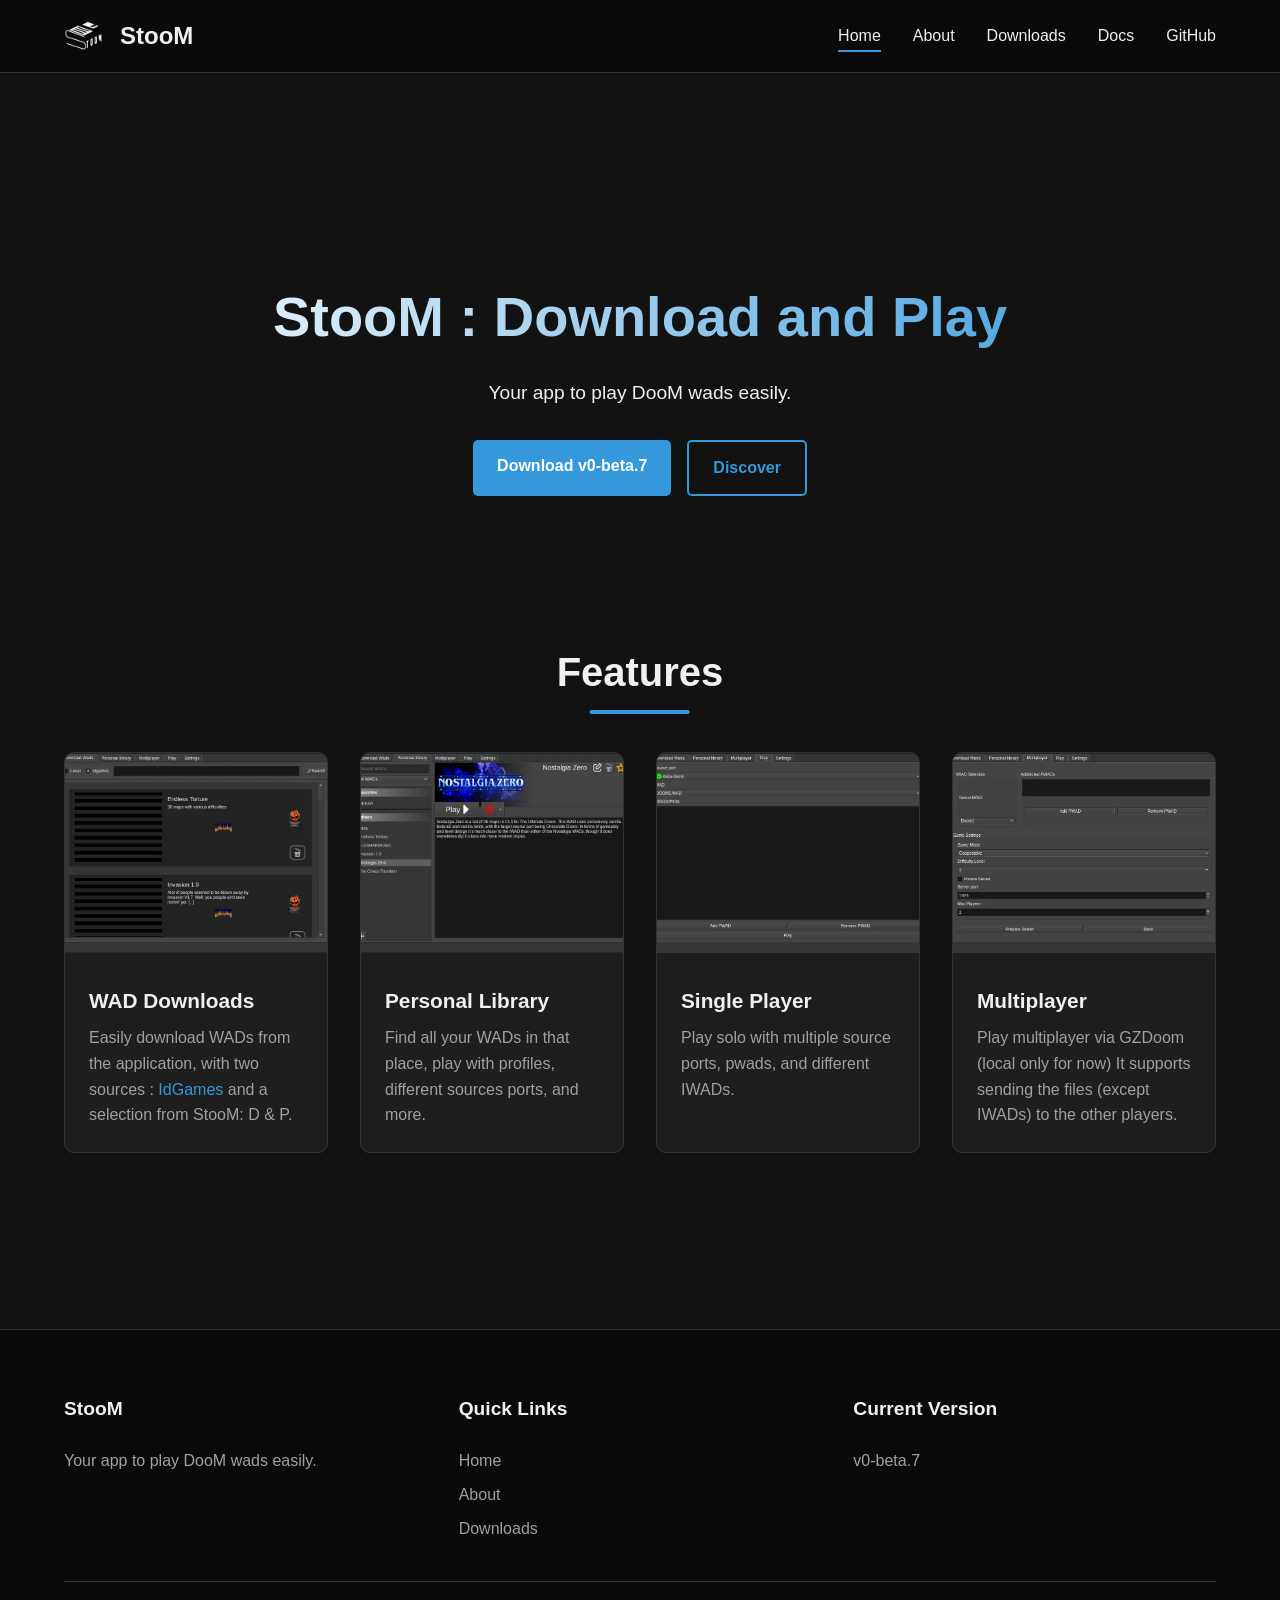
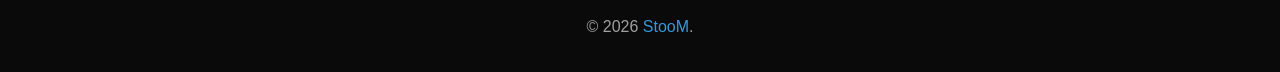
<file: index.html>
<!DOCTYPE html>
<html lang="fr">
<head>
    <meta charset="UTF-8">
    <meta name="viewport" content="width=device-width, initial-scale=1.0">
    <title>StooM - Download and Play</title>
    <link rel="stylesheet" href="css/styles.css">
    <link rel="icon" type="image/png" href="assets/icon.png">
    
    <meta property="og:title" content="StooM: Download and Play">
    <meta property="og:description" content="Your app to play DooM wads easily. Download WADs, manage them in your personal library, play solo or multiplayer.">
    <meta property="og:image" content="https://stoom-dp.github.io/assets/icon.png">
    <meta property="og:url" content="https://stoom-dp.github.io/">
    <meta property="og:type" content="website">
    <meta property="og:site_name" content="StooM">
</head>
<body>
    <div class="particles" id="particles"></div>
    <header>
        <nav>
            <div class="logo">
                <img src="assets/icon.png" alt="StooM Logo">
                <span>StooM</span>
            </div>
            <ul class="nav-links">
                <li><a href="/" class="active">Home</a></li>
                <li><a href="about">About</a></li>
                <li><a href="downloads">Downloads</a></li>
                <li><a href="/docs">Docs</a></li>
                <li><a href="https://github.com/StooM-DP/" target="_blank">GitHub</a></li>
            </ul>
            <div class="hamburger">
                <span></span>
                <span></span>
                <span></span>
                <span></span>
            </div>
        </nav>
    </header>

    <main>
        <section class="hero">
            <h1>StooM : Download and Play</h1>
            <p>Your app to play DooM wads easily.</p>
            <div class="cta-buttons">
                <a href="downloads" class="btn primary">Download v0-beta.7</a>
                <a href="#features" class="btn secondary">Discover</a>
            </div>
        </section>

        <section id="features" class="features">
            <h2>Features</h2>
            <div class="feature-grid">
                <div class="feature-card">
                    <img src="assets/pictures/download-wad.webp" alt="Download WADs">
                    <h3>WAD Downloads</h3>
                    <p>Easily download WADs from the application, with two sources : <a href="https://www.doomworld.com/idgames/">IdGames</a> and a selection from StooM: D & P. </p>
                </div>
                <div class="feature-card">
                    <img src="assets/pictures/personal-library.webp" alt="Personal Library">
                    <h3>Personal Library</h3>
                    <p>Find all your WADs in that place, play with profiles, different sources ports, and more.</p>
                </div>
                <div class="feature-card">
                    <img src="assets/pictures/play.webp" alt="Play">
                    <h3>Single Player</h3>
                    <p>Play solo with multiple source ports, pwads, and different IWADs.</p>
                </div>
                <div class="feature-card">
                    <img src="assets/pictures/host-game.webp" alt="Multiplayer">
                    <h3>Multiplayer</h3>
                    <p>Play multiplayer via GZDoom (local only for now) It supports sending the files (except IWADs) to the other players.</p>
                </div>
            </div>
        </section>
    </main>

    <div id="footer-placeholder"></div>

    <script src="javascript/footer.js"></script>
    <script src="javascript/main.js"></script>
</body>
</html>
</file>
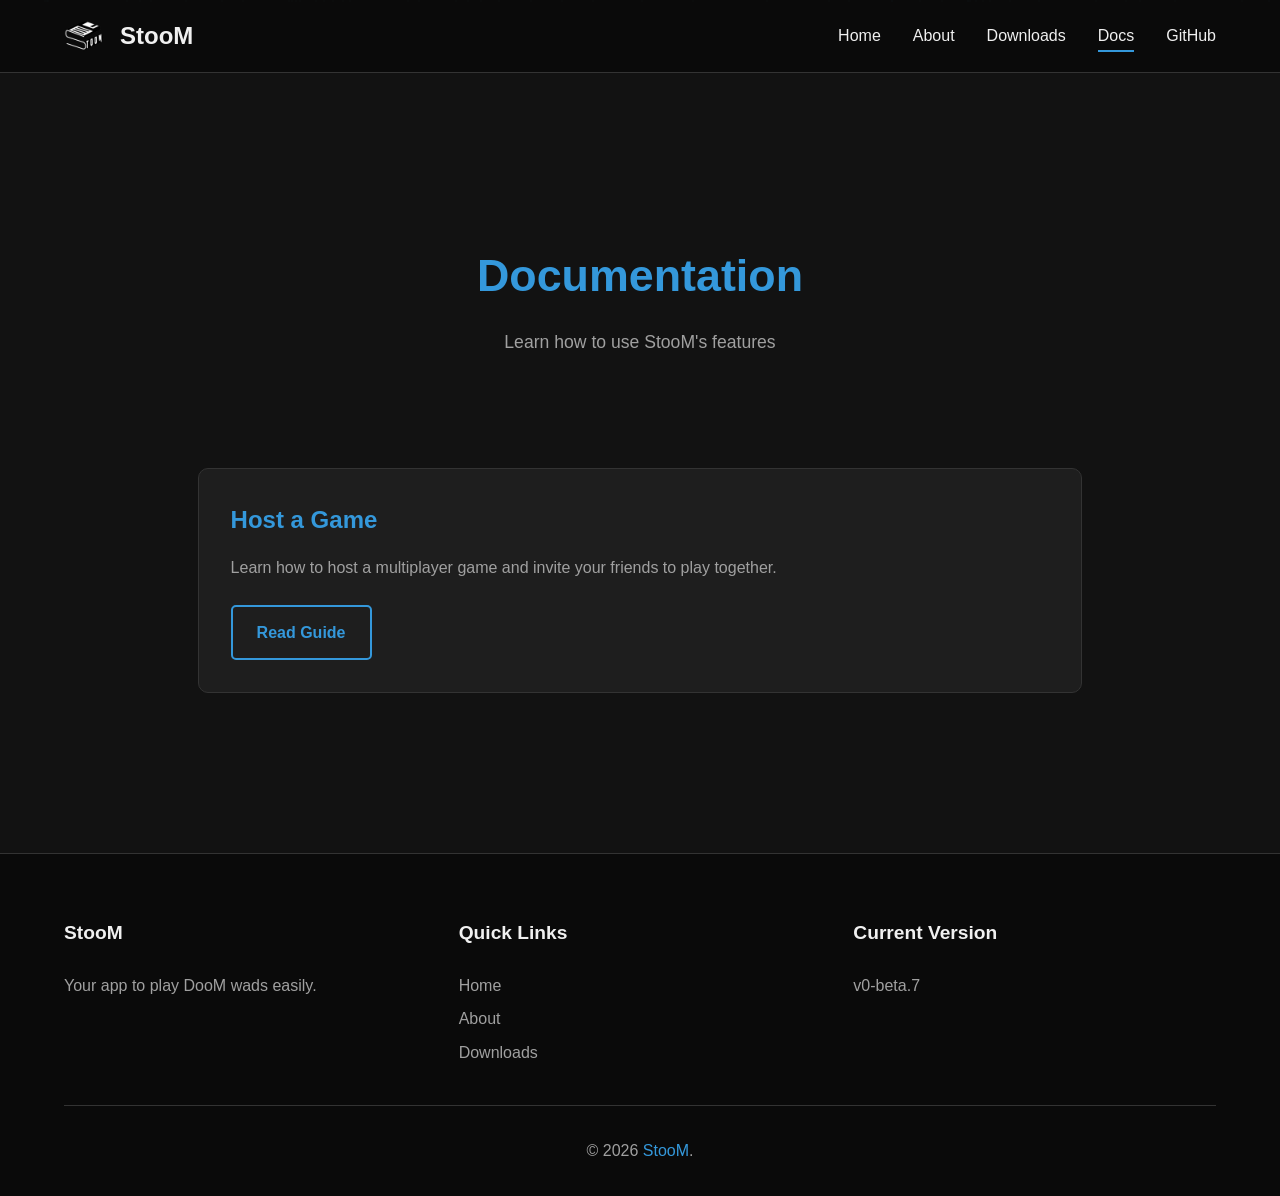
<file: docs/index.html>
<!DOCTYPE html>
<html lang="en">
<head>
    <meta charset="UTF-8">
    <meta name="viewport" content="width=device-width, initial-scale=1.0">
    <title>StooM - Documentation</title>
    <link rel="stylesheet" href="../css/styles.css">
    <link rel="stylesheet" href="../css/docs.css">
    <link rel="icon" type="image/png" href="../assets/icon.png">
    
    <meta property="og:title" content="StooM: Documentation">
    <meta property="og:description" content="Learn how to use StooM's features.">
    <meta property="og:image" content="https://stoom-dp.github.io/assets/icon.png">
    <meta property="og:url" content="https://stoom-dp.github.io/docs">
    <meta property="og:type" content="website">
    <meta property="og:site_name" content="StooM">
</head>
<body>
    <div class="particles" id="particles"></div>
    <header>
        <nav>
            <div class="logo">
                <img src="../assets/icon.png" alt="StooM Logo">
                <span>StooM</span>
            </div>
            <ul class="nav-links">
                <li><a href="/">Home</a></li>
                <li><a href="../about">About</a></li>
                <li><a href="../downloads">Downloads</a></li>
                <li><a href="/docs" class="active">Docs</a></li>
                <li><a href="https://github.com/StooM-DP/" target="_blank">GitHub</a></li>
            </ul>
            <div class="hamburger">
                <span></span>
                <span></span>
                <span></span>
                <span></span>
            </div>
        </nav>
    </header>

    <main>
        <section class="docs-header">
            <h1>Documentation</h1>
            <p>Learn how to use StooM's features</p>
        </section>

        <section class="docs-topics">
            <div class="topic-card">
                <h2>Host a Game</h2>
                <p>Learn how to host a multiplayer game and invite your friends to play together.</p>
                <a href="host-game" class="btn secondary">Read Guide</a>
            </div>
        </section>
    </main>

    <div id="footer-placeholder"></div>

    <script src="../javascript/footer.js"></script>
    <script src="../javascript/main.js"></script>
</body>
</html>
</file>
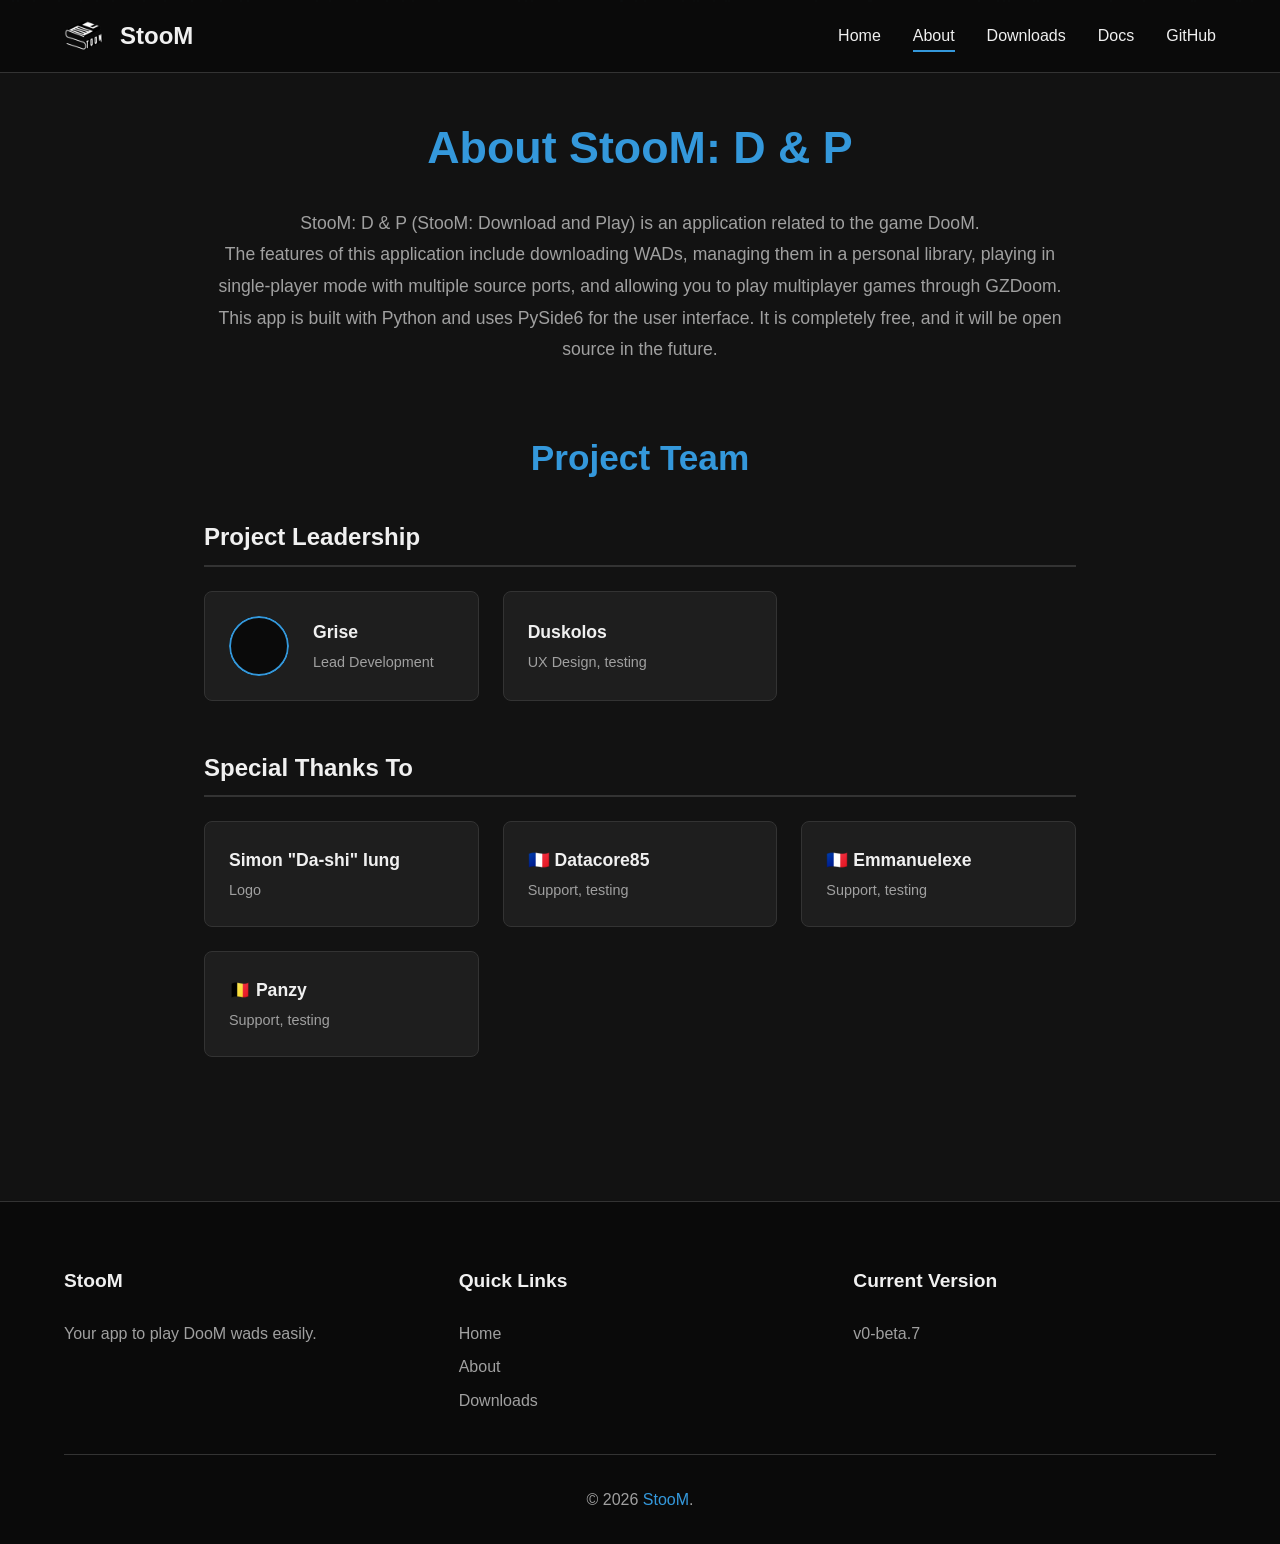
<file: about.html>
<!DOCTYPE html>
<html lang="en">
<head>
    <meta charset="UTF-8">
    <meta name="viewport" content="width=device-width, initial-scale=1.0">
    <title>About - StooM</title>
    <link rel="stylesheet" href="css/styles.css">
    <link rel="icon" type="image/png" href="assets/icon.png">
    
    <meta property="og:title" content="About - StooM">
    <meta property="og:description" content="Learn more about StooM: Download and Play, and see who's behind it.">
    <meta property="og:image" content="https://stoom-dp.github.io/assets/icon.png">
    <meta property="og:url" content="https://stoom-dp.github.io/about">
    <meta property="og:type" content="website">
    <meta property="og:site_name" content="StooM">
</head>
<body>
    <div class="particles" id="particles"></div>
    <header>
        <nav>
            <div class="logo">
                <img src="assets/icon.png" alt="StooM Logo">
                <span>StooM</span>
            </div>
            <ul class="nav-links">
                <li><a href="/">Home</a></li>
                <li><a href="about" class="active">About</a></li>
                <li><a href="downloads">Downloads</a></li>
                <li><a href="/docs">Docs</a></li>
                <li><a href="https://github.com/StooM-DP/" target="_blank">GitHub</a></li>
            </ul>
            <div class="hamburger">
                <span></span>
                <span></span>
                <span></span>
                <span></span>
            </div>
        </nav>
    </header>

    <main class="about-page">
        <section class="about-intro">
            <h1>About StooM: D & P</h1>
            <p>StooM: D & P (StooM: Download and Play) is an application related to the game DooM.</p>
            <p>The features of this application include downloading WADs, managing them in a personal library, playing in single-player mode with multiple source ports, and allowing you to play multiplayer games through GZDoom.
This app is built with Python and uses PySide6 for the user interface. It is completely free, and it will be open source in the future.</p>
        </section>

        <section class="team">
            <h2>Project Team</h2>
            
            <div class="team-section">
                <h3>Project Leadership</h3>
                <div class="team-grid">
                    <div class="team-member">
                        <div class="member-avatar">
                            <span class="flag" style="background-image: url('https://avatars.githubusercontent.com/u/148749571?v=4');"></span>
                        </div>
                        <div class="member-info">
                            <h4>Grise</h4>
                            <p>Lead Development</p>
                        </div>
                    </div>
                    <div class="team-member">
                        <div class="member-info">
                            <h4>Duskolos</h4>
                            <p>UX Design, testing</p>
                        </div>
                    </div>
                </div>
            </div>

            <div class="team-section">
                <h3>Special Thanks To</h3>
                <div class="team-grid">
                    <div class="team-member">
                        <div class="member-info">
                            <h4>Simon "Da-shi" Iung</h4>
                            <p>Logo</p>
                        </div>
                    </div>
                    <div class="team-member">
                        <div class="member-info">
                            <h4>🇫🇷 Datacore85</h4>
                            <p>Support, testing</p>
                        </div>
                    </div>
                    <div class="team-member">
                        <div class="member-info">
                            <h4>🇫🇷 Emmanuelexe</h4>
                            <p>Support, testing</p>
                        </div>
                    </div>
                    <div class="team-member">
                        <div class="member-info">
                            <h4>🇧🇪 Panzy</h4>
                            <p>Support, testing</p>
                        </div>
                    </div>
                </div>
            </div>
        </section>
    </main>

    <div id="footer-placeholder"></div>

    <script src="javascript/footer.js"></script>
    <script src="javascript/main.js"></script>
</body>
</html>
</file>
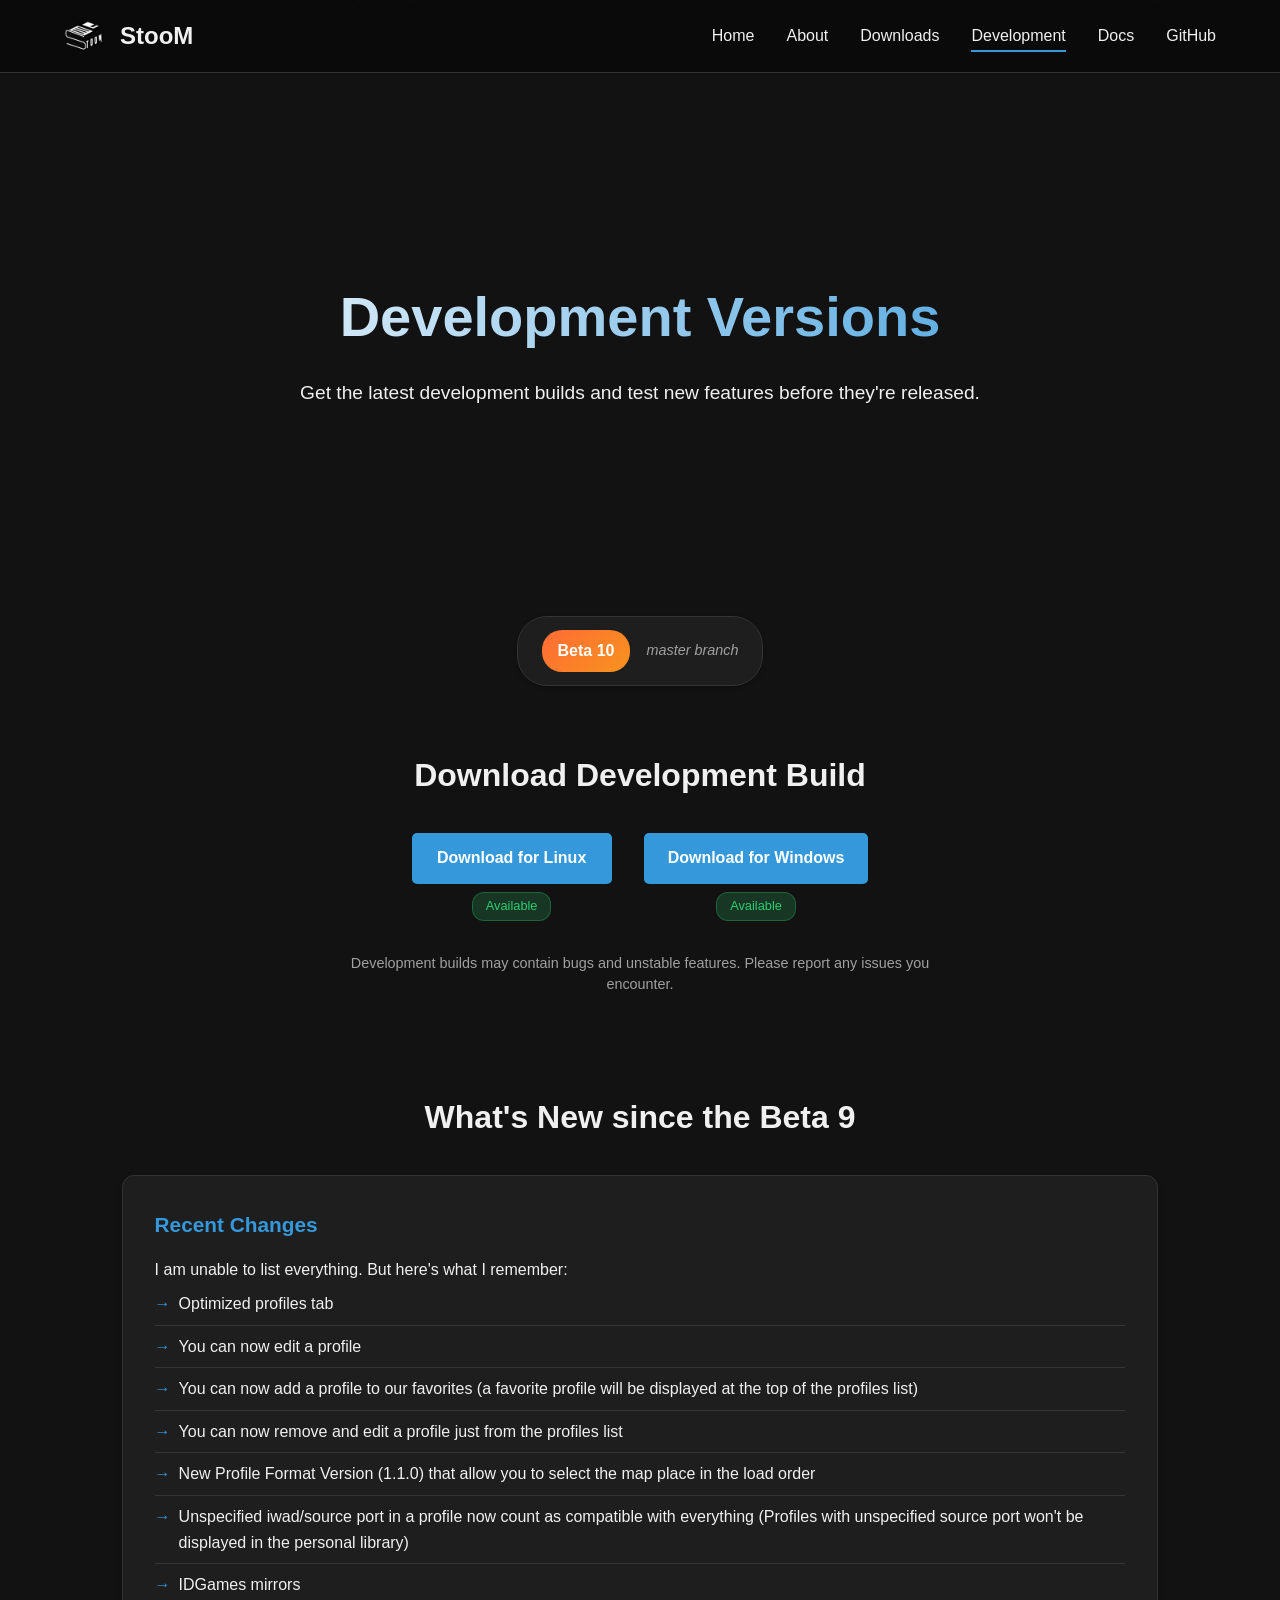
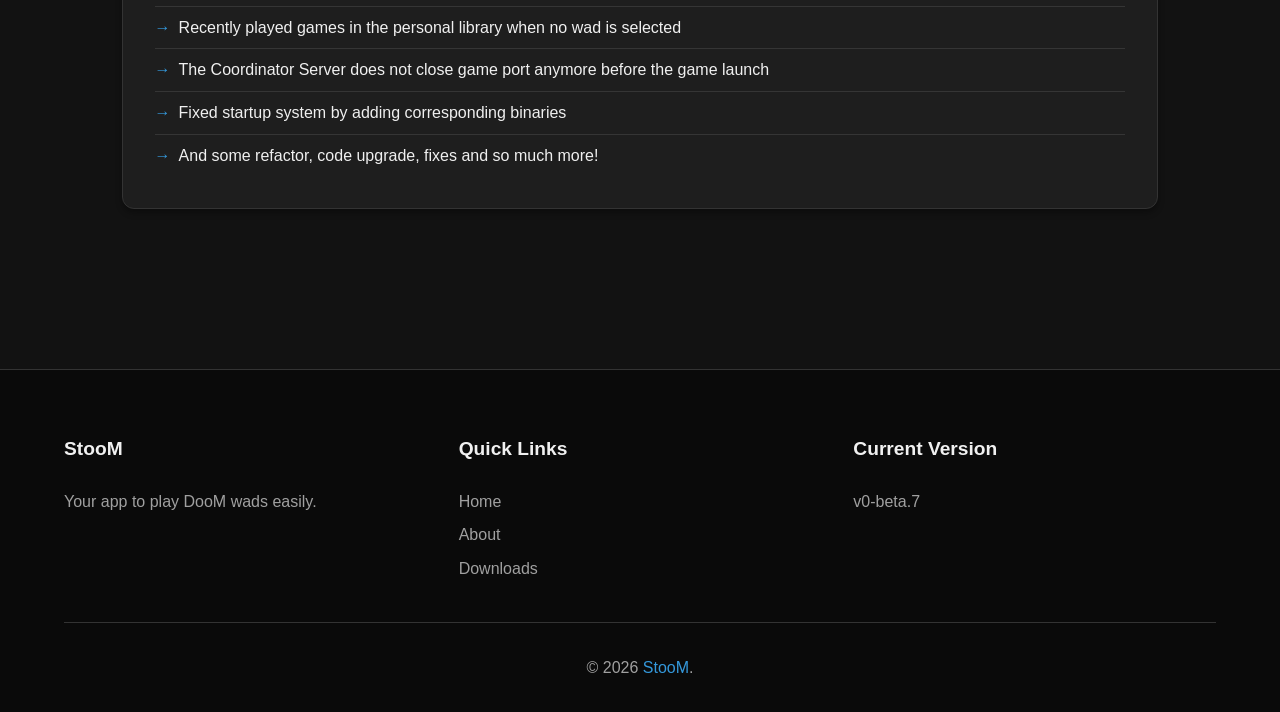
<file: development.html>
<!DOCTYPE html>
<html lang="fr">
<head>
    <meta charset="UTF-8">
    <meta name="viewport" content="width=device-width, initial-scale=1.0">
    <title>StooM - Development Versions</title>
    <link rel="stylesheet" href="css/styles.css">
    <link rel="icon" type="image/png" href="assets/icon.png">
    
    <meta property="og:title" content="StooM - Development Versions">
    <meta property="og:description" content="Get the latest development builds of StooM. Download the Beta 10 and test new features before release.">
    <meta property="og:image" content="https://stoom-dp.github.io/assets/icon.png">
    <meta property="og:url" content="https://stoom-dp.github.io/development">
    <meta property="og:type" content="website">
    <meta property="og:site_name" content="StooM">
</head>
<body>
    <div class="particles" id="particles"></div>
    <header>
        <nav>
            <div class="logo">
                <img src="assets/icon.png" alt="StooM Logo">
                <span>StooM</span>
            </div>
            <ul class="nav-links">
                <li><a href="/">Home</a></li>
                <li><a href="about">About</a></li>
                <li><a href="downloads">Downloads</a></li>
                <li><a href="development" class="active">Development</a></li>
                <li><a href="/docs">Docs</a></li>
                <li><a href="https://github.com/StooM-DP/" target="_blank">GitHub</a></li>
            </ul>
            <div class="hamburger">
                <span></span>
                <span></span>
                <span></span>
                <span></span>
            </div>
        </nav>
    </header>

    <main>
        <section class="hero">
            <h1>Development Versions</h1>
            <p>Get the latest development builds and test new features before they're released.</p>
        </section>

        <section class="development-info">
            <div class="version-display">
                <span class="version-badge">Beta 10</span>
                <span class="branch-info">master branch</span>
            </div>
        </section>

        <section class="downloads-section">
            <h2>Download Development Build</h2>
            <div class="download-buttons">
                <div class="download-card">
                    <a href="https://github.com/StooM-DP/Packages/releases/download/Beta10/StooMLinux-vBeta10.zip" class="btn primary download-btn" data-platform="linux">
                        <span class="platform-text">Download for Linux</span>
                    </a>
                    <span class="availability available">Available</span>
                </div>
                <div class="download-card">
                    <a href="https://github.com/StooM-DP/Packages/releases/download/Beta10/StooMWindows-vBeta10.zip" class="btn primary download-btn" data-platform="windows">
                        <span class="platform-text">Download for Windows</span>
                    </a>
                    <span class="availability available">Available</span>
                </div>
            </div>
            <p class="download-note">
                Development builds may contain bugs and unstable features. 
                Please report any issues you encounter.
            </p>
        </section>

        <section class="whats-new">
            <h2>What's New since the Beta 9</h2>
            <div class="changes-list">
                <div class="change-item">
                    <h3>Recent Changes</h3>
                    <p>I am unable to list everything. But here's what I remember:</p>
                    <ul>
                        <li>Optimized profiles tab</li>
                        <li>You can now edit a profile</li>
                        <li>You can now add a profile to our favorites (a favorite profile will be displayed at the top of the profiles list)</li>
                        <li>You can now remove and edit a profile just from the profiles list</li>
                        <li>New Profile Format Version (1.1.0) that allow you to select the map place in the load order</li>
                        <li>Unspecified iwad/source port in a profile now count as compatible with everything (Profiles with unspecified source port won't be displayed in the personal library)</li>
                        <li>IDGames mirrors</li>
                        <li>Recently played games in the personal library when no wad is selected</li>
                        <li>The Coordinator Server does not close game port anymore before the game launch</li>
                        <li>Fixed startup system by adding corresponding binaries</li>
                        <li>And some refactor, code upgrade, fixes and so much more!</li>
                    </ul>
                    </ul>
                </div>
            </div>
        </section>
    </main>

    <div id="footer-placeholder"></div>

    <script src="javascript/footer.js"></script>
    <script src="javascript/main.js"></script>
</body>
</html>
</file>
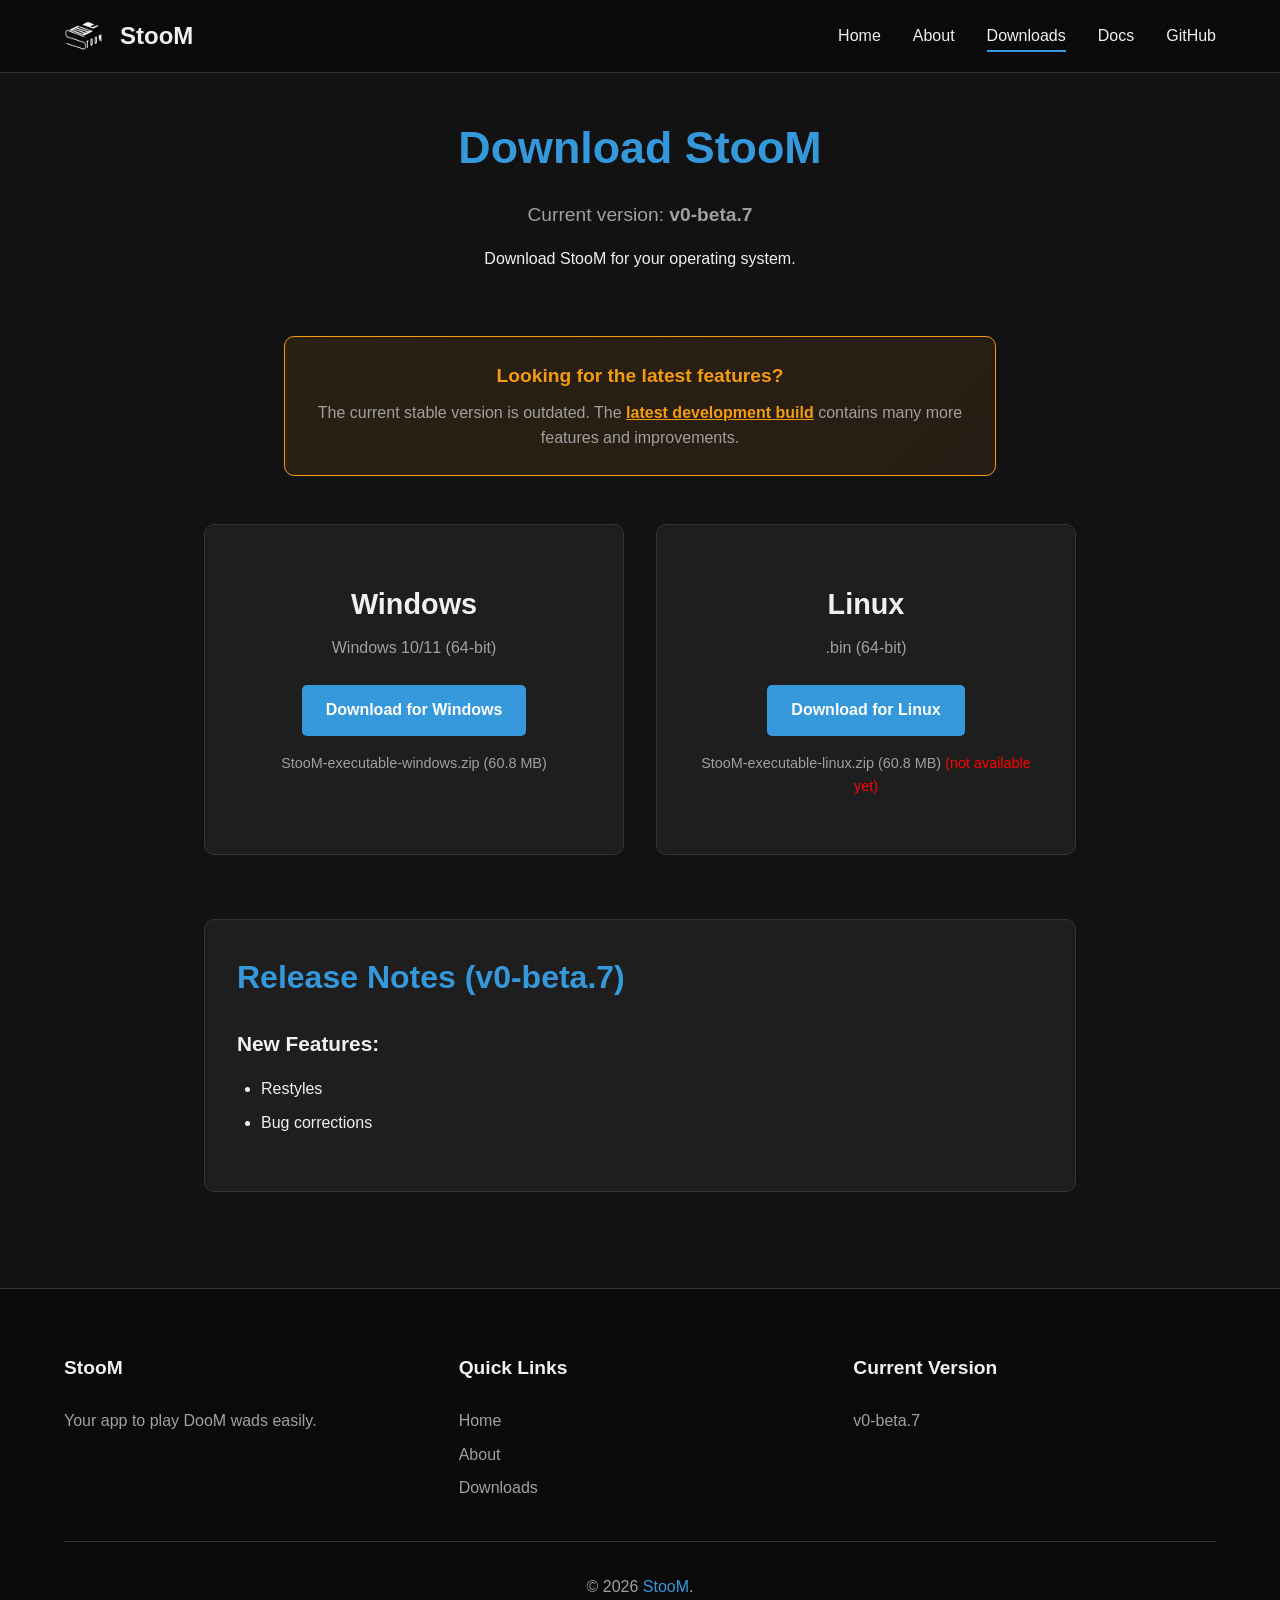
<file: downloads.html>
<!DOCTYPE html>
<html lang="en">
<head>
    <meta charset="UTF-8">
    <meta name="viewport" content="width=device-width, initial-scale=1.0">
    <title>Downloads - StooM</title>
    <link rel="stylesheet" href="css/styles.css">
    <link rel="icon" type="image/png" href="assets/icon.png">
    
    <meta property="og:title" content="StooM - Downloads">
    <meta property="og:description" content="Download the last version of StooM for Windows and Linux, and see what's new!">
    <meta property="og:image" content="https://stoom-dp.github.io/assets/icon.png">
    <meta property="og:url" content="https://stoom-dp.github.io/downloads">
    <meta property="og:type" content="website">
    <meta property="og:site_name" content="StooM">
</head>
<body>
    <div class="particles" id="particles"></div>
    <header>
        <nav>
            <div class="logo">
                <img src="assets/icon.png" alt="StooM Logo">
                <span>StooM</span>
            </div>
            <ul class="nav-links">
                <li><a href="/">Home</a></li>
                <li><a href="about">About</a></li>
                <li><a href="downloads" class="active">Downloads</a></li>
                <li><a href="/docs">Docs</a></li>
                <li><a href="https://github.com/StooM-DP/" target="_blank">GitHub</a></li>
            </ul>
            <div class="hamburger">
                <span></span>
                <span></span>
                <span></span>
                <span></span>
            </div>
        </nav>
    </header>

    <main class="downloads-page">
        <section class="downloads-header">
            <h1>Download StooM</h1>
            <p class="version">Current version: <strong>v0-beta.7</strong></p>
            <p>Download StooM for your operating system.</p>
        </section>

        <section class="development-notice">
            <div class="notice-box warning">
                <h3>Looking for the latest features?</h3>
                <p>The current stable version is outdated. The <a href="development">latest development build</a> contains many more features and improvements.</p>
            </div>
        </section>

        <section class="download-options">
            <div class="platform-card">
                <div class="platform-icon">
                    <i class="fab fa-windows"></i>
                </div>
                <h3>Windows</h3>
                <p>Windows 10/11 (64-bit)</p>
                <a href="https://github.com/StooM-DP/Packages/releases/download/Beta7/StooM-executable-windows.zip" class="btn primary">Download for Windows</a>
                <p class="file-info">StooM-executable-windows.zip (60.8 MB)</p>
            </div>

            <div class="platform-card">
                <div class="platform-icon">
                    <i class="fab fa-linux"></i>
                </div>
                <h3>Linux</h3>
                <p>.bin (64-bit)</p>
                <a href="https://github.com/StooM-DP/Packages/releases/download/Beta7/StooM-executable-linux.zip" class="btn primary">Download for Linux</a>
                <p class="file-info">StooM-executable-linux.zip (60.8 MB) <span style="color:red">(not available yet)</span></p>
            </div>
        </section>

        <section class="changelog">
            <h2>Release Notes (v0-beta.7)</h2>
            <div class="changelog-content">
                <h3>New Features:</h3>
                <ul>
                    <li>Restyles</li>
                    <li>Bug corrections</li>
                </ul>
            </div>
        </section>
    </main>

    <div id="footer-placeholder"></div>

    <script src="javascript/footer.js"></script>
    <script src="javascript/main.js"></script>
</body>
</html>
</file>
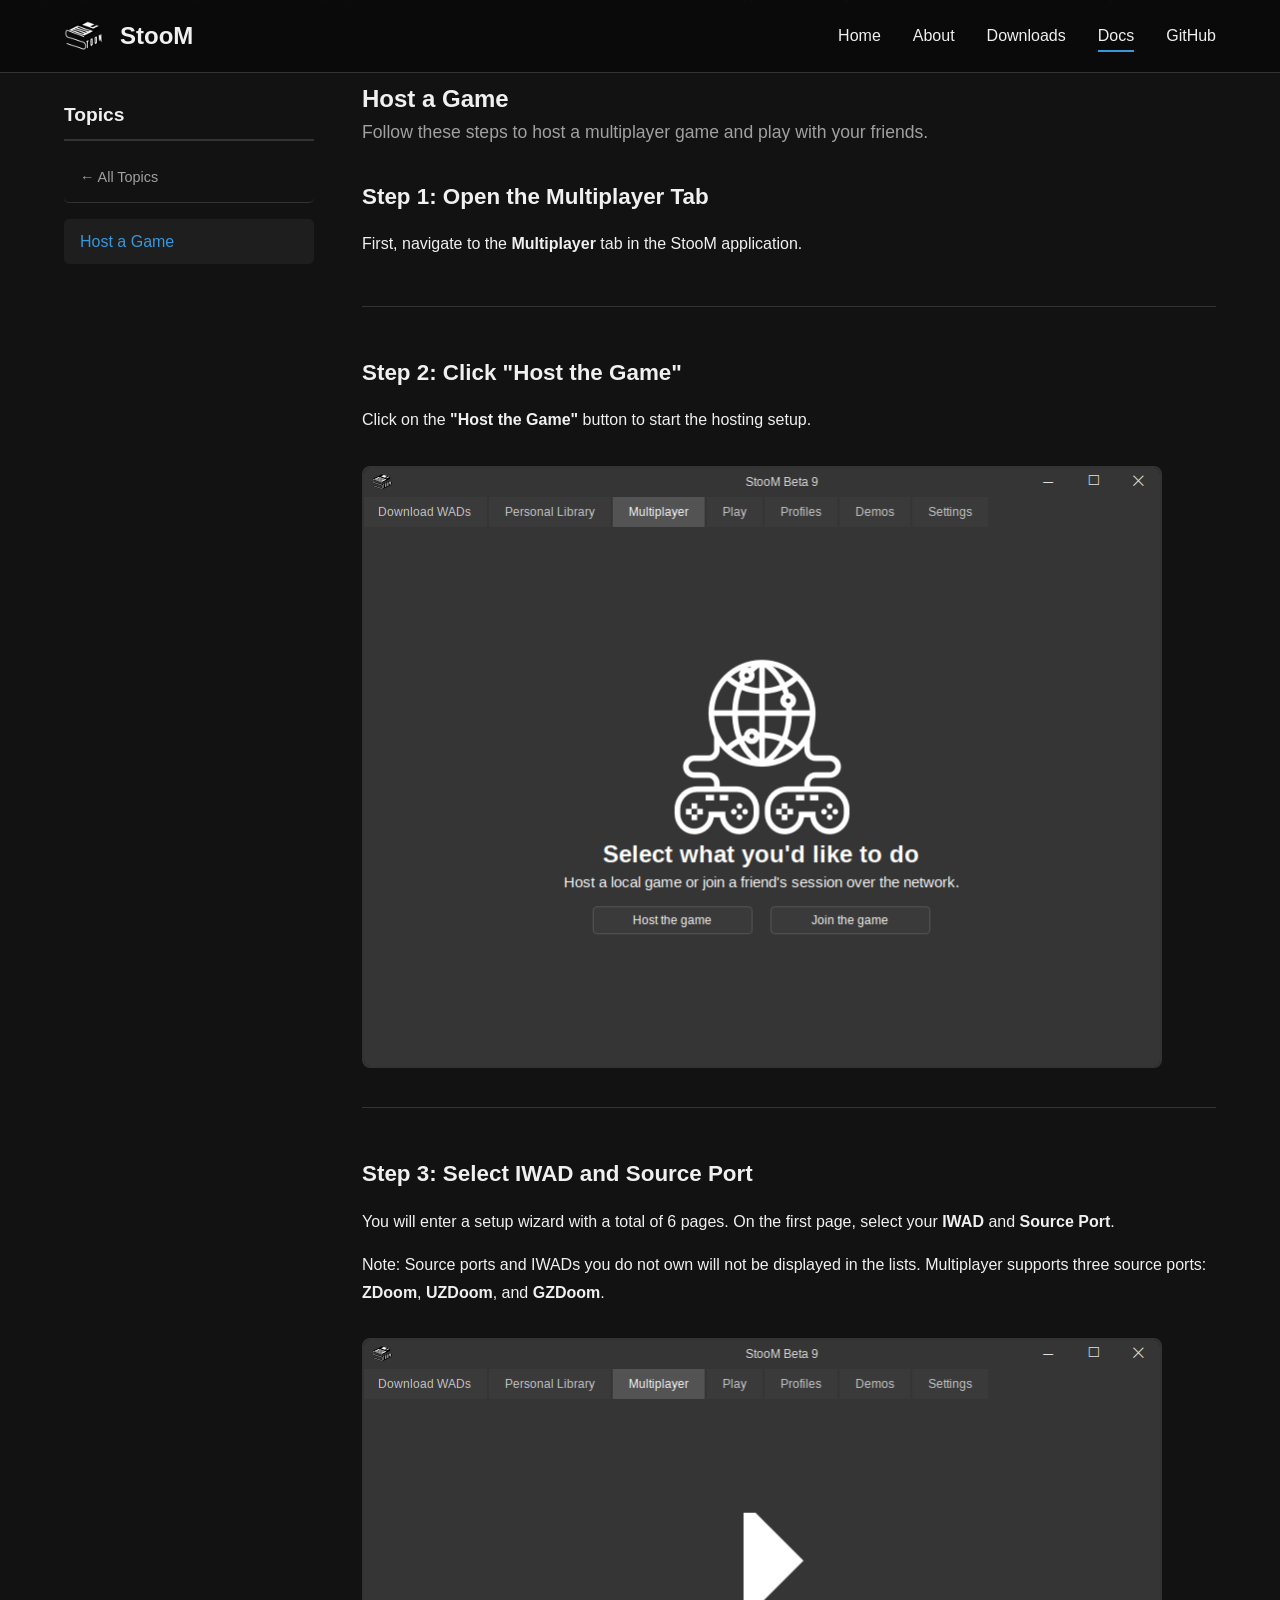
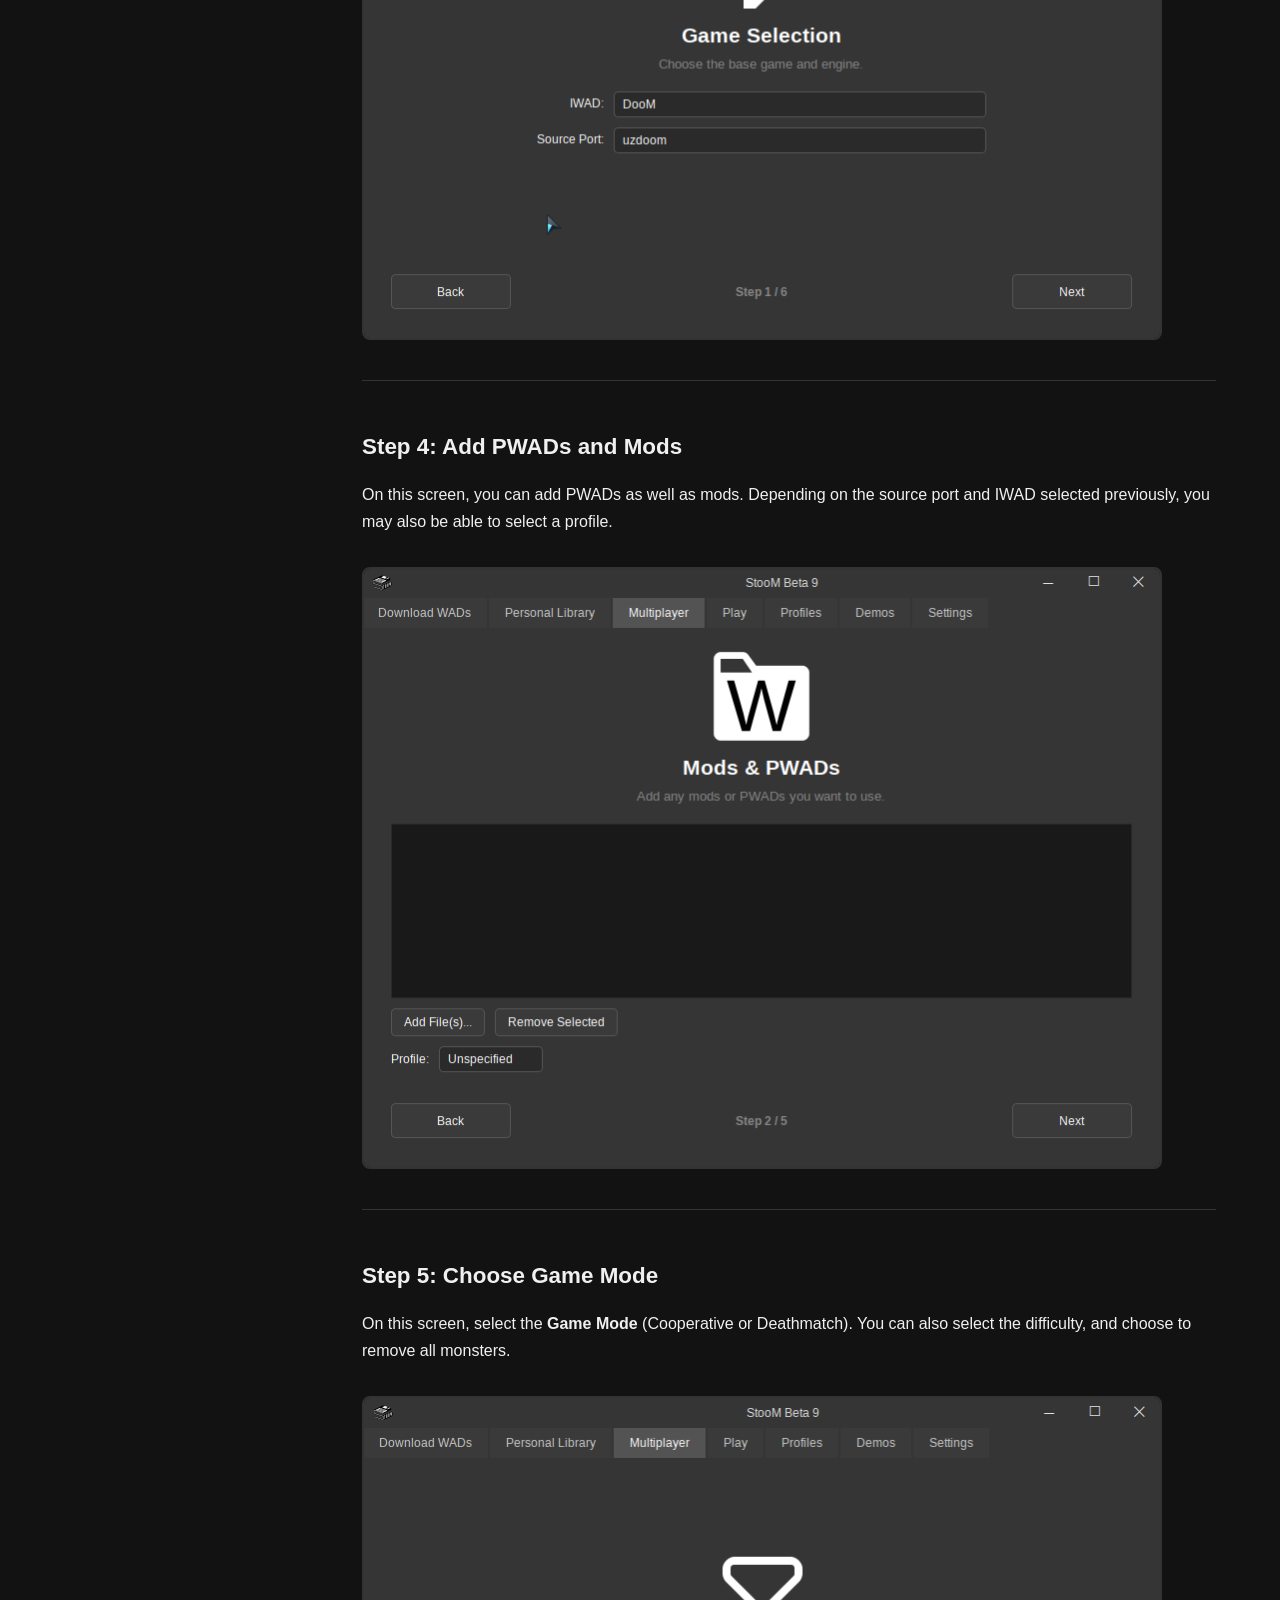
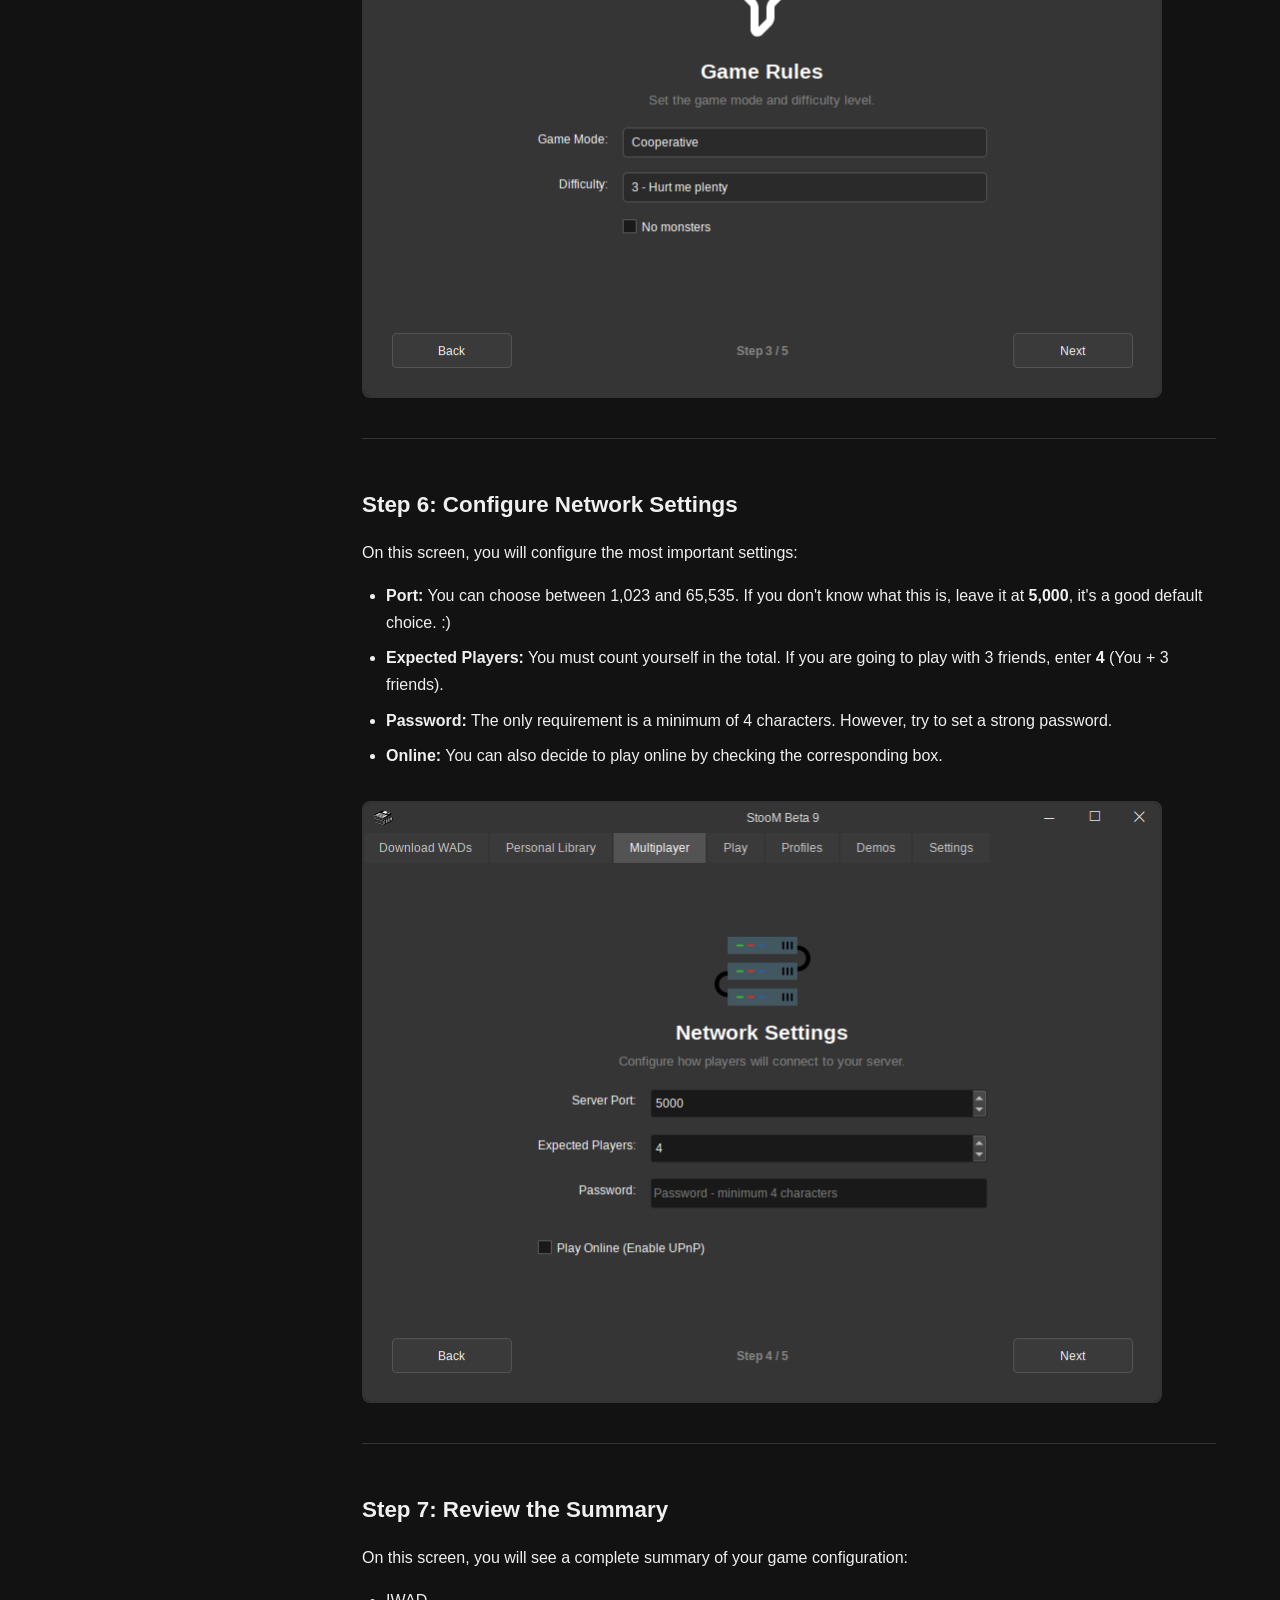
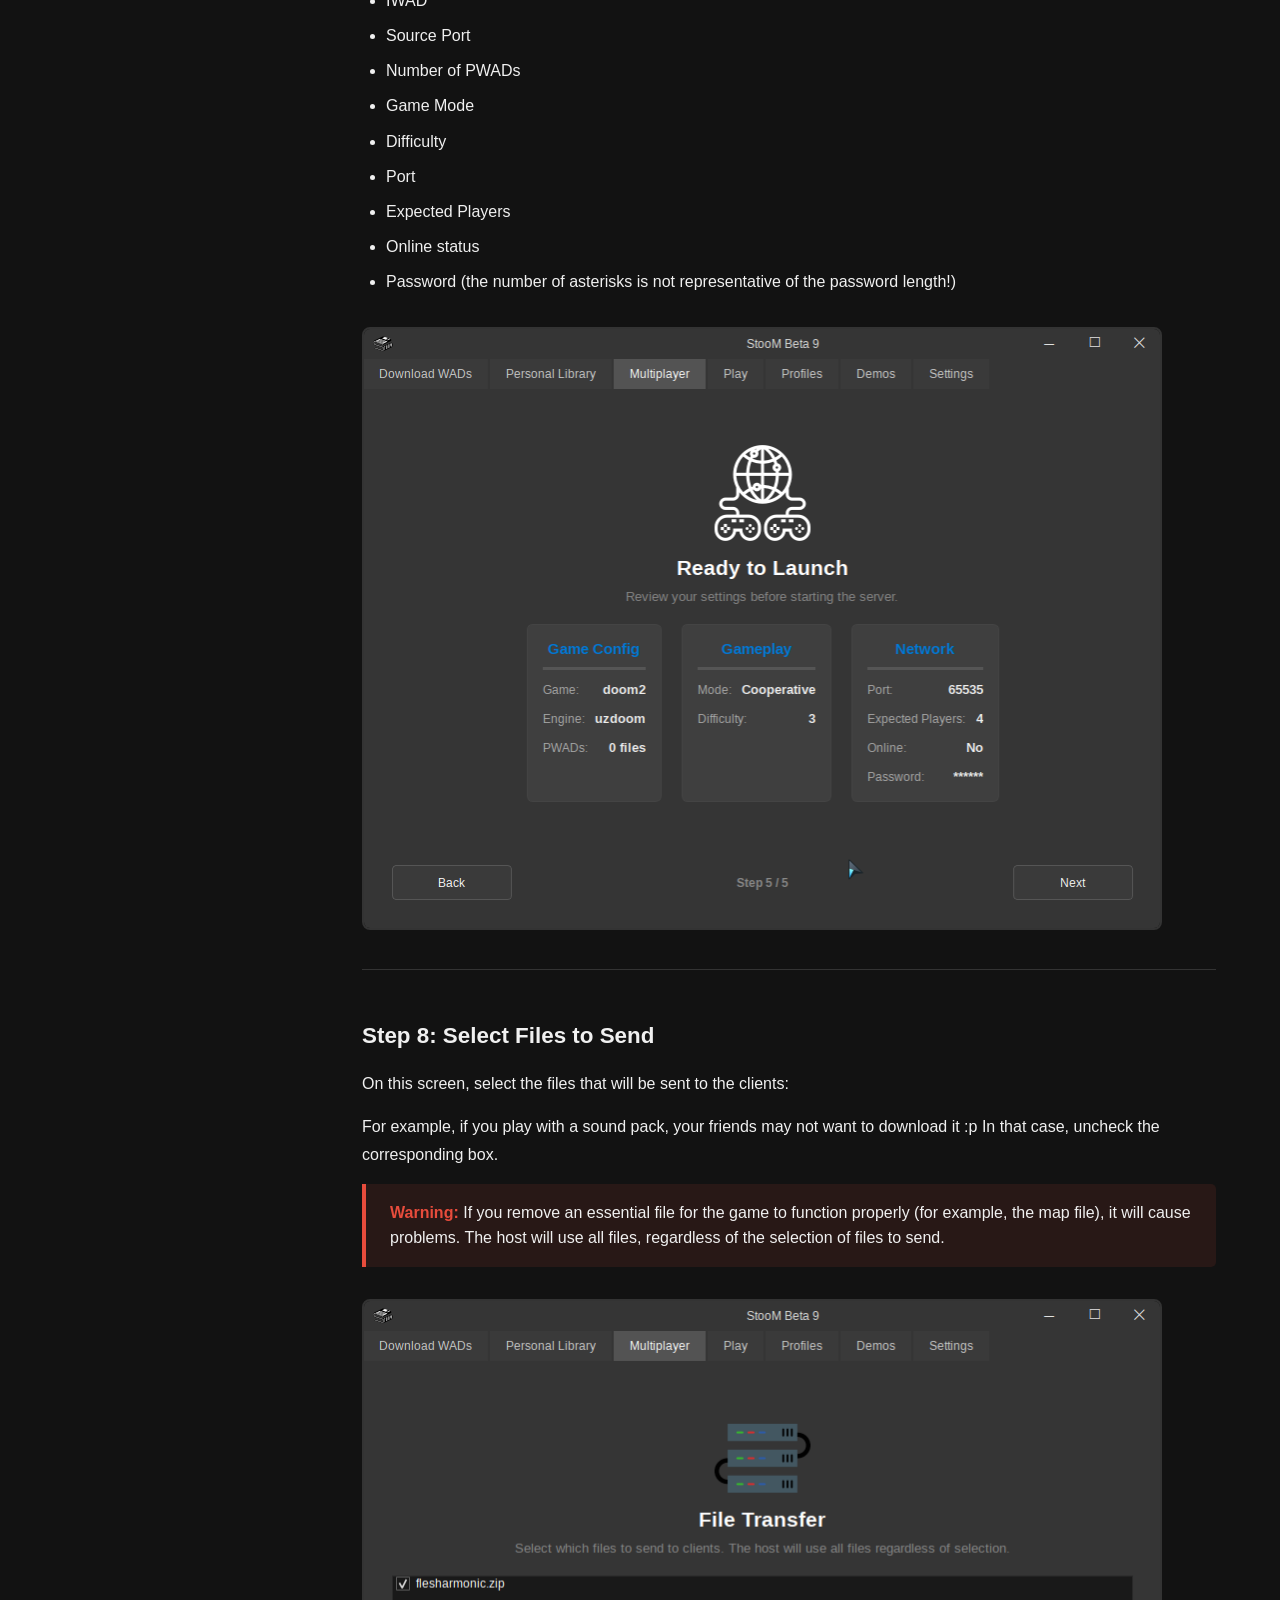
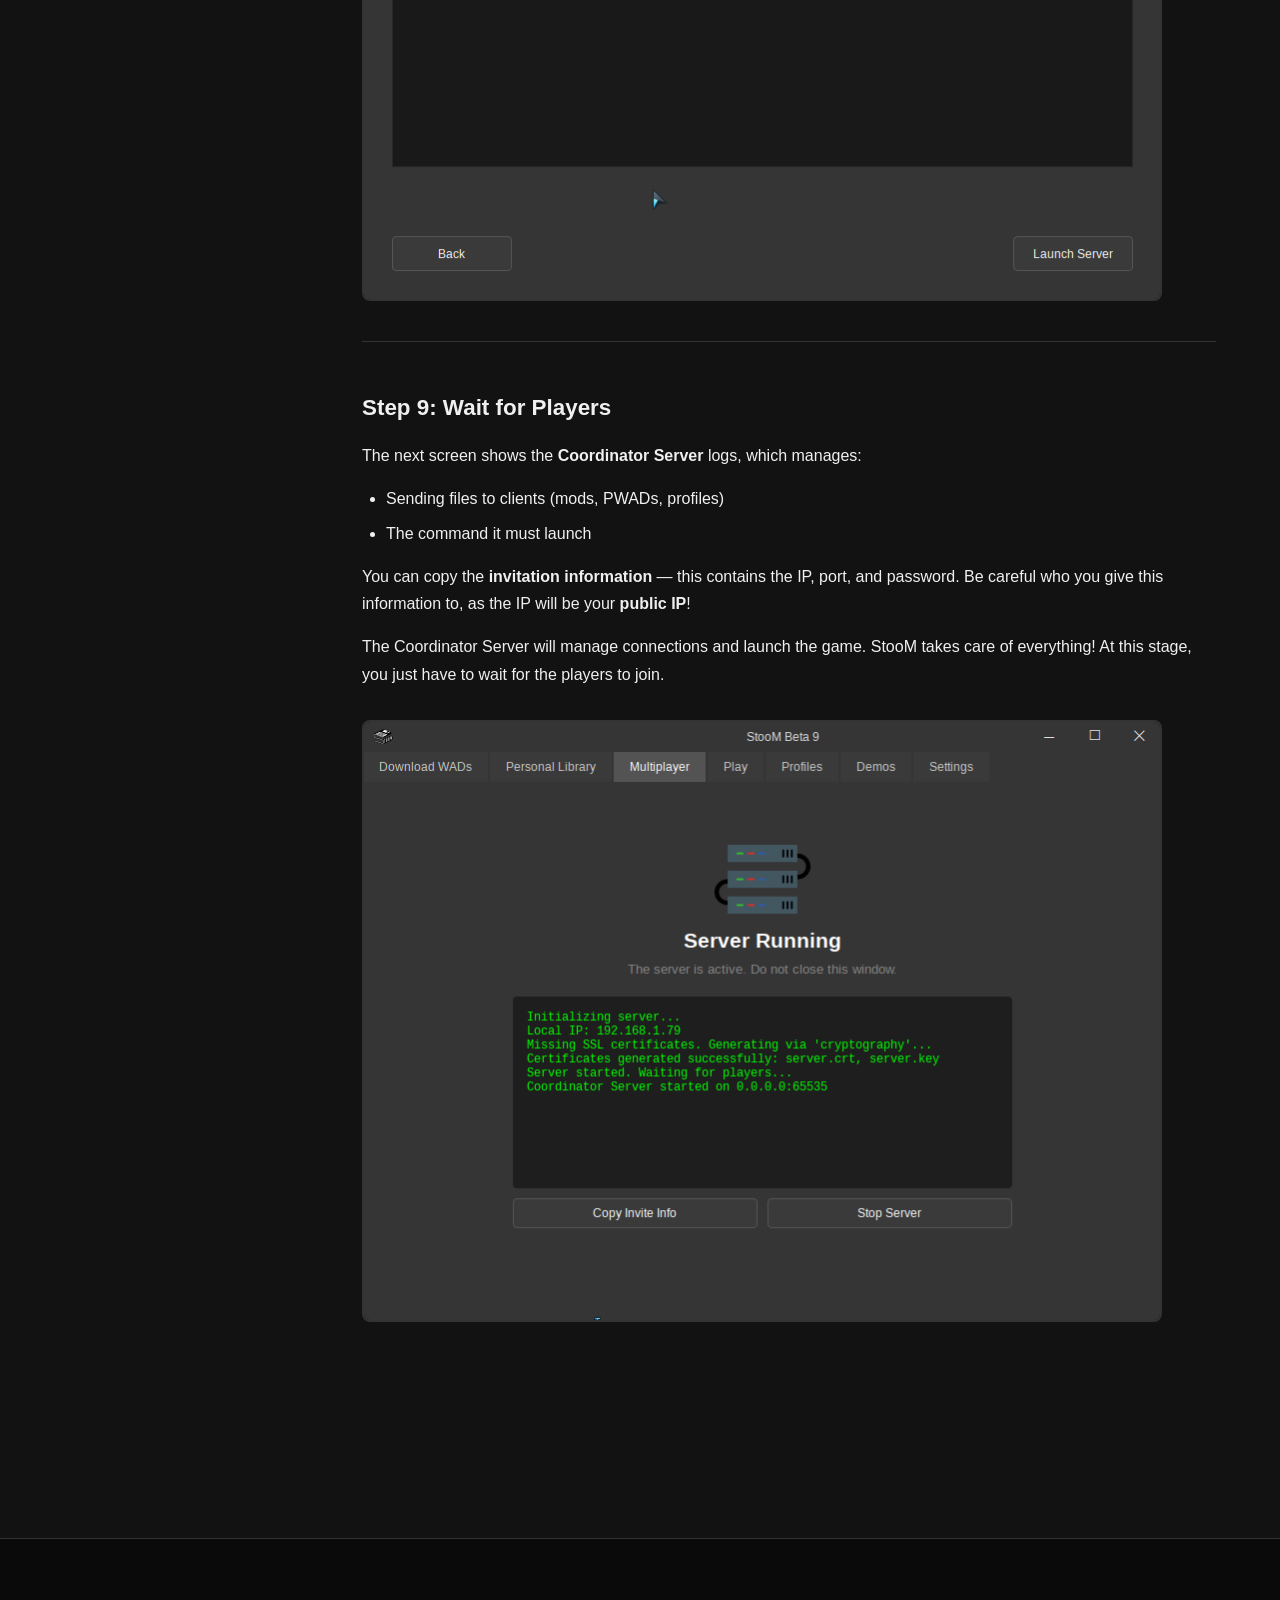
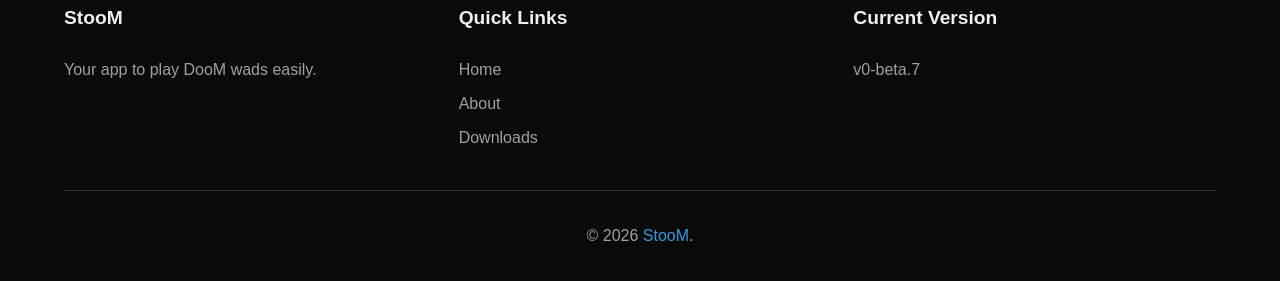
<file: docs/host-game.html>
<!DOCTYPE html>
<html lang="en">
<head>
    <meta charset="UTF-8">
    <meta name="viewport" content="width=device-width, initial-scale=1.0">
    <title>Host a Game - StooM Documentation</title>
    <link rel="stylesheet" href="../css/styles.css">
    <link rel="stylesheet" href="../css/docs.css">
    <link rel="icon" type="image/png" href="../assets/icon.png">
    
    <meta property="og:title" content="StooM: Host a Game">
    <meta property="og:description" content="Learn how to host a multiplayer game with StooM.">
    <meta property="og:image" content="https://stoom-dp.github.io/assets/icon.png">
    <meta property="og:url" content="https://stoom-dp.github.io/docs/host-game">
    <meta property="og:type" content="website">
    <meta property="og:site_name" content="StooM">
</head>
<body>
    <div class="particles" id="particles"></div>
    <header>
        <nav>
            <div class="logo">
                <img src="../assets/icon.png" alt="StooM Logo">
                <span>StooM</span>
            </div>
            <ul class="nav-links">
                <li><a href="/">Home</a></li>
                <li><a href="../about">About</a></li>
                <li><a href="../downloads">Downloads</a></li>
                <li><a href="/docs" class="active">Docs</a></li>
                <li><a href="https://github.com/StooM-DP/" target="_blank">GitHub</a></li>
            </ul>
            <div class="hamburger">
                <span></span>
                <span></span>
                <span></span>
                <span></span>
            </div>
        </nav>
    </header>

    <main class="docs-content">
        <aside class="docs-sidebar">
            <h3>Topics</h3>
            <ul>
                <li><a href="/docs" class="back-link">← All Topics</a></li>
                <li><a href="host-game" class="active">Host a Game</a></li>
            </ul>
        </aside>

        <article class="docs-article">
            <h1>Host a Game</h1>
            <p class="docs-intro">Follow these steps to host a multiplayer game and play with your friends.</p>

            <div class="step">
                <h3>Step 1: Open the Multiplayer Tab</h3>
                <p>First, navigate to the <strong>Multiplayer</strong> tab in the StooM application.</p>
            </div>

            <div class="step">
                <h3>Step 2: Click "Host the Game"</h3>
                <p>Click on the <strong>"Host the Game"</strong> button to start the hosting setup.</p>
                <img src="../assets/pictures/docs/host-game/host-step-1.png" alt="Host the Game button" class="step-image">
            </div>

            <div class="step">
                <h3>Step 3: Select IWAD and Source Port</h3>
                <p>You will enter a setup wizard with a total of 6 pages. On the first page, select your <strong>IWAD</strong> and <strong>Source Port</strong>.</p>
                <p>Note: Source ports and IWADs you do not own will not be displayed in the lists. Multiplayer supports three source ports: <strong>ZDoom</strong>, <strong>UZDoom</strong>, and <strong>GZDoom</strong>.</p>
                <img src="../assets/pictures/docs/host-game/host-step-2.png" alt="Select IWAD and Source Port" class="step-image">
            </div>

            <div class="step">
                <h3>Step 4: Add PWADs and Mods</h3>
                <p>On this screen, you can add PWADs as well as mods. Depending on the source port and IWAD selected previously, you may also be able to select a profile.</p>
                <img src="../assets/pictures/docs/host-game/host-step-3.png" alt="Add PWADs and Mods" class="step-image">
            </div>

            <div class="step">
                <h3>Step 5: Choose Game Mode</h3>
                <p>On this screen, select the <strong>Game Mode</strong> (Cooperative or Deathmatch). You can also select the difficulty, and choose to remove all monsters.</p>
                <img src="../assets/pictures/docs/host-game/host-step-4.png" alt="Choose Game Mode" class="step-image">
            </div>

            <div class="step">
                <h3>Step 6: Configure Network Settings</h3>
                <p>On this screen, you will configure the most important settings:</p>
                <ul>
                    <li><strong>Port:</strong> You can choose between 1,023 and 65,535. If you don't know what this is, leave it at <strong>5,000</strong>, it's a good default choice. :)</li>
                    <li><strong>Expected Players:</strong> You must count yourself in the total. If you are going to play with 3 friends, enter <strong>4</strong> (You + 3 friends).</li>
                    <li><strong>Password:</strong> The only requirement is a minimum of 4 characters. However, try to set a strong password.</li>
                    <li><strong>Online:</strong> You can also decide to play online by checking the corresponding box.</li>
                </ul>
                <img src="../assets/pictures/docs/host-game/host-step-5.png" alt="Configure Network Settings" class="step-image">
            </div>

            <div class="step">
                <h3>Step 7: Review the Summary</h3>
                <p>On this screen, you will see a complete summary of your game configuration:</p>
                <ul>
                    <li>IWAD</li>
                    <li>Source Port</li>
                    <li>Number of PWADs</li>
                    <li>Game Mode</li>
                    <li>Difficulty</li>
                    <li>Port</li>
                    <li>Expected Players</li>
                    <li>Online status</li>
                    <li>Password (the number of asterisks is not representative of the password length!)</li>
                </ul>
                <img src="../assets/pictures/docs/host-game/host-step-6.png" alt="Review Summary" class="step-image">
            </div>

            <div class="step">
                <h3>Step 8: Select Files to Send</h3>
                <p>On this screen, select the files that will be sent to the clients:</p>
                <p>For example, if you play with a sound pack, your friends may not want to download it :p In that case, uncheck the corresponding box.</p>
                <div class="warning-box">
                    <strong>Warning:</strong> If you remove an essential file for the game to function properly (for example, the map file), it will cause problems. The host will use all files, regardless of the selection of files to send.
                </div>
                <img src="../assets/pictures/docs/host-game/host-step-7.png" alt="Select Files to Send" class="step-image">
            </div>

            <div class="step">
                <h3>Step 9: Wait for Players</h3>
                <p>The next screen shows the <strong>Coordinator Server</strong> logs, which manages:</p>
                <ul>
                    <li>Sending files to clients (mods, PWADs, profiles)</li>
                    <li>The command it must launch</li>
                </ul>
                <p>You can copy the <strong>invitation information</strong> — this contains the IP, port, and password. Be careful who you give this information to, as the IP will be your <strong>public IP</strong>!</p>
                <p>The Coordinator Server will manage connections and launch the game. StooM takes care of everything! At this stage, you just have to wait for the players to join.</p>
                <img src="../assets/pictures/docs/host-game/host-step-8.png" alt="Wait for Players" class="step-image">
            </div>
        </article>
    </main>

    <div id="footer-placeholder"></div>

    <script src="../javascript/footer.js"></script>
    <script src="../javascript/main.js"></script>
</body>
</html>
</file>
<file: css/styles.css>
:root {
    --primary-color: #3498db;
    --secondary-color: #2980b9;
    --dark-bg: #121212;
    --darker-bg: #0a0a0a;
    --light-text: #f0f0f0;
    --muted-text: #a0a0a0;
    --card-bg: #1e1e1e;
    --border-color: #333;
    --transition: all 0.3s ease;
}

* {
    margin: 0;
    padding: 0;
    box-sizing: border-box;
}

html {
    scroll-behavior: smooth;
}

body {
    font-family: 'Segoe UI', Tahoma, Geneva, Verdana, sans-serif;
    background-color: var(--dark-bg);
    color: var(--light-text);
    line-height: 1.6;
    padding-top: 80px;
    position: relative;
}

.particles {
    position: fixed;
    top: 0;
    left: 0;
    width: 100%;
    height: 100%;
    pointer-events: none;
    overflow: hidden;
    z-index: -1;
}

.particle {
    position: absolute;
    width: 2px;
    height: 2px;
    background: var(--primary-color);
    border-radius: 50%;
    opacity: 0.3;
    animation: float-up 15s infinite linear;
}

@keyframes float-up {
    0% {
        transform: translateY(100vh) translateX(0);
        opacity: 0;
    }
    5% {
        opacity: 0.3;
    }
    95% {
        opacity: 0.3;
    }
    100% {
        transform: translateY(-100vh) translateX(50px);
        opacity: 0;
    }
}

a {
    color: var(--primary-color);
    text-decoration: none;
    transition: var(--transition);
}

a:hover {
    color: #ff6b35;
}

header {
    background-color: rgba(10, 10, 10, 0.9);
    position: fixed;
    width: 100%;
    top: 0;
    z-index: 1000;
    backdrop-filter: blur(10px);
    border-bottom: 1px solid var(--border-color);
}

nav {
    display: flex;
    justify-content: space-between;
    align-items: center;
    padding: 1rem 5%;
    max-width: 1400px;
    margin: 0 auto;
}

.logo {
    display: flex;
    align-items: center;
    gap: 1rem;
    font-size: 1.5rem;
    font-weight: bold;
}

.logo img {
    height: 40px;
    width: auto;
}

.nav-links {
    display: flex;
    list-style: none;
    gap: 2rem;
}

.nav-links a {
    color: var(--light-text);
    font-weight: 500;
    position: relative;
    padding: 0.5rem 0;
}

.nav-links a::after {
    content: '';
    position: absolute;
    width: 0;
    height: 2px;
    bottom: 0;
    left: 0;
    background-color: var(--primary-color);
    transition: var(--transition);
}

.nav-links a:hover::after,
.nav-links a.active::after {
    width: 100%;
}

/* Development Page Styles */
.development-info {
    padding: 2rem 5%;
    max-width: 1200px;
    margin: 0 auto;
    text-align: center;
}

.version-display {
    display: inline-flex;
    gap: 1rem;
    align-items: center;
    background: var(--card-bg);
    border: 1px solid var(--border-color);
    border-radius: 30px;
    padding: 0.8rem 1.5rem;
    box-shadow: 0 2px 4px rgba(0, 0, 0, 0.2);
}

.info-card {
    background: var(--card-bg);
    border: 1px solid var(--border-color);
    border-radius: 12px;
    padding: 2rem;
    text-align: center;
    box-shadow: 0 4px 6px rgba(0, 0, 0, 0.3);
}

.info-card h2 {
    color: var(--primary-color);
    margin-bottom: 1.5rem;
    font-size: 1.8rem;
}

.version-info {
    display: flex;
    flex-direction: column;
    gap: 1rem;
    align-items: center;
}

.version-badge {
    background: linear-gradient(135deg, #ff6b35, #f7931e);
    color: white;
    padding: 0.5rem 1rem;
    border-radius: 20px;
    font-weight: bold;
    font-size: 1rem;
    display: inline-block;
}

.branch-info {
    color: var(--muted-text);
    font-size: 0.9rem;
    font-style: italic;
}

.downloads-section {
    padding: 2rem 5%;
    max-width: 1200px;
    margin: 0 auto;
    text-align: center;
}

.downloads-section h2 {
    color: var(--light-text);
    margin-bottom: 2rem;
    font-size: 2rem;
}

.download-buttons {
    display: flex;
    gap: 2rem;
    justify-content: center;
    margin-bottom: 2rem;
    flex-wrap: wrap;
}

.download-card {
    display: flex;
    flex-direction: column;
    align-items: center;
    gap: 0.5rem;
}

.download-btn {
    min-width: 200px;
    padding: 1rem 2rem;
    font-size: 1.1rem;
    border-radius: 8px;
    transition: var(--transition);
    display: flex;
    align-items: center;
    justify-content: center;
}

.download-btn:hover:not(.disabled) {
    transform: translateY(-2px);
    box-shadow: 0 8px 25px rgba(52, 152, 219, 0.3);
}

.download-btn.disabled {
    opacity: 0.5;
    cursor: not-allowed;
    background: var(--secondary-color);
}

.availability {
    font-size: 0.8rem;
    padding: 0.2rem 0.8rem;
    border-radius: 12px;
    font-weight: 500;
}

.availability.available {
    background: rgba(46, 204, 113, 0.2);
    color: #2ecc71;
    border: 1px solid rgba(46, 204, 113, 0.3);
}

.availability.unavailable {
    background: rgba(231, 76, 60, 0.2);
    color: #e74c3c;
    border: 1px solid rgba(231, 76, 60, 0.3);
}

.download-note {
    color: var(--muted-text);
    font-size: 0.9rem;
    max-width: 600px;
    margin: 0 auto;
    line-height: 1.5;
}

.whats-new {
    padding: 4rem 5%;
    max-width: 1200px;
    margin: 0 auto;
}

.whats-new h2 {
    color: var(--light-text);
    margin-bottom: 2rem;
    font-size: 2rem;
    text-align: center;
}

.changes-list {
    background: var(--card-bg);
    border: 1px solid var(--border-color);
    border-radius: 12px;
    padding: 2rem;
    box-shadow: 0 4px 6px rgba(0, 0, 0, 0.3);
}

.change-item h3 {
    color: var(--primary-color);
    margin-bottom: 1rem;
    font-size: 1.3rem;
}

.change-item ul {
    list-style: none;
    padding: 0;
}

.change-item li {
    padding: 0.5rem 0;
    border-bottom: 1px solid rgba(255, 255, 255, 0.1);
    position: relative;
    padding-left: 1.5rem;
}

.change-item li:before {
    content: "→";
    position: absolute;
    left: 0;
    color: var(--primary-color);
    font-weight: bold;
}

.change-item li:last-child {
    border-bottom: none;
}

@media (max-width: 768px) {
    .download-buttons {
        flex-direction: column;
        align-items: center;
    }
    
    .download-card {
        width: 100%;
        max-width: 300px;
    }
    
    .download-btn {
        width: 100%;
    }
    
    .version-display {
        flex-direction: column;
        gap: 0.5rem;
        padding: 1rem;
    }
    
    .version-badge {
        font-size: 0.9rem;
        padding: 0.4rem 0.8rem;
    }
    
    .branch-info {
        font-size: 0.8rem;
    }
}

.hamburger {
    display: none;
    flex-direction: column;
    gap: 5px;
    cursor: pointer;
}

.hamburger span {
    display: block;
    width: 25px;
    height: 3px;
    background-color: var(--light-text);
    transition: var(--transition);
}

/* Boutons */
.btn {
    display: inline-block;
    padding: 0.8rem 1.5rem;
    border-radius: 5px;
    font-weight: 600;
    text-align: center;
    cursor: pointer;
    transition: var(--transition);
    border: none;
    font-size: 1rem;
}

.btn.primary {
    background-color: var(--primary-color);
    color: white;
}

.btn.primary:hover {
    background-color: #e03e00;
    transform: translateY(-2px);
    box-shadow: 0 5px 15px rgba(255, 69, 0, 0.3);
}

.btn.secondary {
    background-color: transparent;
    border: 2px solid var(--primary-color);
    color: var(--primary-color);
}

.btn.secondary:hover {
    background-color: rgba(255, 69, 0, 0.1);
    transform: translateY(-2px);
}

main {
    margin-top: 80px;
    padding: 2rem 5%;
    max-width: 1400px;
    margin-left: auto;
    margin-right: auto;
}

.hero {
    text-align: center;
    padding: 5rem 1rem;
/*     background: linear-gradient(rgba(0, 0, 0, 0.7), rgba(0, 0, 0, 0.7)), url('../assets/pictures/personal-library.webp'); */
    background-size: cover;
    background-position: center;
    border-radius: 10px;
    margin-bottom: 4rem;
}

.hero h1 {
    font-size: 3.5rem;
    margin-bottom: 1rem;
    background: linear-gradient(to right, #fff, #3498db);
    -webkit-background-clip: text;
    background-clip: text;
    -webkit-text-fill-color: transparent;
}

.hero p {
    font-size: 1.2rem;
    margin-bottom: 2rem;
    max-width: 700px;
    margin-left: auto;
    margin-right: auto;
}

.cta-buttons {
    display: flex;
    gap: 1rem;
    justify-content: center;
    flex-wrap: wrap;
}

.features {
    margin-bottom: 5rem;
}

.features h2 {
    text-align: center;
    font-size: 2.5rem;
    margin-bottom: 3rem;
    position: relative;
    display: inline-block;
    left: 50%;
    transform: translateX(-50%);
}

.features h2::after {
    content: '';
    position: absolute;
    width: 60%;
    height: 4px;
    background: var(--primary-color);
    bottom: -10px;
    left: 20%;
    border-radius: 2px;
}

.feature-grid {
    display: grid;
    grid-template-columns: repeat(auto-fit, minmax(250px, 1fr));
    gap: 2rem;
}

.feature-card {
    background-color: var(--card-bg);
    border-radius: 10px;
    overflow: hidden;
    transition: var(--transition);
    border: 1px solid var(--border-color);
}

.feature-card:hover {
    transform: translateY(-5px);
    box-shadow: 0 10px 20px rgba(0, 0, 0, 0.3);
}

.feature-card img {
    width: 100%;
    height: 200px;
    object-fit: cover;
}

.feature-card h3 {
    padding: 1.5rem 1.5rem 0.5rem;
    font-size: 1.3rem;
}

.feature-card p {
    padding: 0 1.5rem 1.5rem;
    color: var(--muted-text);
}

.about-page {
    max-width: 1000px;
    margin: 0 auto;
}

.about-intro {
    text-align: center;
    margin-bottom: 4rem;
}

.about-intro h1 {
    font-size: 2.8rem;
    margin-bottom: 1.5rem;
    color: var(--primary-color);
}

.about-intro p {
    font-size: 1.1rem;
    line-height: 1.8;
    color: var(--muted-text);
}

.team {
    margin-top: 3rem;
}

.team h2 {
    text-align: center;
    font-size: 2.2rem;
    margin-bottom: 2rem;
    color: var(--primary-color);
}

.team-section {
    margin-bottom: 3rem;
}

.team-section h3 {
    font-size: 1.5rem;
    margin-bottom: 1.5rem;
    padding-bottom: 0.5rem;
    border-bottom: 2px solid var(--border-color);
}

.team-grid {
    display: grid;
    grid-template-columns: repeat(auto-fill, minmax(250px, 1fr));
    gap: 1.5rem;
}

.team-member {
    background-color: var(--card-bg);
    border-radius: 8px;
    padding: 1.5rem;
    display: flex;
    align-items: center;
    gap: 1rem;
    transition: var(--transition);
    border: 1px solid var(--border-color);
}

.team-member:hover {
    transform: translateY(-3px);
    box-shadow: 0 5px 15px rgba(0, 0, 0, 0.2);
}

.member-avatar {
    min-width: 60px;
    width: 60px;
    height: 60px;
    border-radius: 50%;
    background-color: var(--darker-bg);
    display: flex;
    align-items: center;
    justify-content: center;
    overflow: hidden;
    position: relative;
    flex-shrink: 0;
}

.member-avatar .flag {
    width: 100%;
    height: 100%;
    position: absolute;
    top: 0;
    left: 0;
    right: 0;
    bottom: 0;
    border-radius: 50%;
    background-size: cover;
    background-position: center;
    border: 2px solid var(--primary-color);
}

.team-member {
    background-color: var(--card-bg);
    border-radius: 8px;
    padding: 1.5rem;
    display: flex;
    align-items: center;
    gap: 1.5rem;
    transition: var(--transition);
    border: 1px solid var(--border-color);
}

.member-info h4 {
    font-size: 1.1rem;
    margin-bottom: 0.3rem;
}

.member-info p {
    color: var(--muted-text);
    font-size: 0.9rem;
}

.downloads-page {
    max-width: 1000px;
    margin: 0 auto;
}

.downloads-header {
    text-align: center;
    margin-bottom: 4rem;
}

.downloads-header h1 {
    font-size: 2.8rem;
    margin-bottom: 1rem;
    color: var(--primary-color);
}

.version {
    font-size: 1.2rem;
    margin-bottom: 1rem;
    color: var(--muted-text);
}

.development-notice {
    max-width: 800px;
    margin: 0 auto 3rem;
    padding: 0 5%;
}

.notice-box {
    background: linear-gradient(135deg, rgba(52, 152, 219, 0.1), rgba(41, 128, 185, 0.1));
    border: 1px solid var(--primary-color);
    border-radius: 10px;
    padding: 1.5rem 2rem;
    text-align: center;
}

.notice-box h3 {
    color: var(--primary-color);
    font-size: 1.2rem;
    margin-bottom: 0.5rem;
}

.notice-box p {
    color: var(--muted-text);
    margin: 0;
}

.notice-box a {
    color: var(--primary-color);
    font-weight: 600;
    text-decoration: underline;
}

.notice-box.warning {
    background: linear-gradient(135deg, rgba(243, 156, 18, 0.1), rgba(230, 126, 34, 0.1));
    border-color: #f39c12;
}

.notice-box.warning h3 {
    color: #f39c12;
}

.notice-box.warning a {
    color: #f39c12;
}

.download-options {
    display: grid;
    grid-template-columns: repeat(auto-fit, minmax(300px, 1fr));
    gap: 2rem;
    margin-bottom: 4rem;
}

.platform-card {
    background-color: var(--card-bg);
    border-radius: 10px;
    padding: 2rem;
    text-align: center;
    transition: var(--transition);
    border: 1px solid var(--border-color);
}

.platform-card:hover {
    transform: translateY(-5px);
    box-shadow: 0 10px 20px rgba(0, 0, 0, 0.2);
}

.platform-icon {
    font-size: 3rem;
    margin-bottom: 1.5rem;
    color: var(--primary-color);
}

.platform-card h3 {
    font-size: 1.8rem;
    margin-bottom: 0.5rem;
}

.platform-card p {
    margin-bottom: 1.5rem;
    color: var(--muted-text);
}

.file-info {
    margin-top: 1rem;
    font-size: 0.9rem;
    color: var(--muted-text);
}

.changelog {
    background-color: var(--card-bg);
    border-radius: 10px;
    padding: 2rem;
    border: 1px solid var(--border-color);
}

.changelog h2 {
    font-size: 2rem;
    margin-bottom: 1.5rem;
    color: var(--primary-color);
}

.changelog h3 {
    font-size: 1.3rem;
    margin: 1.5rem 0 1rem;
}

.changelog ul {
    margin-left: 1.5rem;
    margin-bottom: 1.5rem;
}

.changelog li {
    margin-bottom: 0.5rem;
}

footer {
    background-color: var(--darker-bg);
    color: var(--muted-text);
    padding: 4rem 5% 2rem;
    margin-top: 4rem;
    border-top: 1px solid var(--border-color);
}

.footer-content {
    display: grid;
    grid-template-columns: repeat(auto-fit, minmax(200px, 1fr));
    gap: 2rem;
    max-width: 1400px;
    margin: 0 auto 2rem;
}

.footer-section h3 {
    color: var(--light-text);
    margin-bottom: 1.5rem;
    font-size: 1.2rem;
}

.footer-section ul {
    list-style: none;
}

.footer-section ul li {
    margin-bottom: 0.5rem;
}

.footer-section a {
    color: var(--muted-text);
    transition: var(--transition);
}

.footer-section a:hover {
    color: var(--primary-color);
    padding-left: 5px;
}

.footer-bottom {
    text-align: center;
    padding-top: 2rem;
    border-top: 1px solid var(--border-color);
    max-width: 1400px;
    margin: 0 auto;
}

@media (max-width: 992px) {
    .nav-links {
        position: fixed;
        top: 80px;
        left: -100%;
        width: 80%;
        height: calc(100vh - 80px);
        background-color: var(--darker-bg);
        flex-direction: column;
        align-items: center;
        justify-content: flex-start;
        padding: 2rem 0;
        transition: var(--transition);
        z-index: 999;
        border-right: 1px solid var(--border-color);
    }

    .nav-links.active {
        left: 0;
    }

    .hamburger {
        display: flex;
    }

    .hero h1 {
        font-size: 2.5rem;
    }

    .hero p {
        font-size: 1rem;
    }

    .cta-buttons {
        flex-direction: column;
        align-items: center;
    }

    .btn {
        width: 80%;
        max-width: 250px;
    }

    .feature-grid {
        grid-template-columns: 1fr;
    }
}

@keyframes fadeIn {
    from { opacity: 0; transform: translateY(20px); }
    to { opacity: 1; transform: translateY(0); }
}

.feature-card, .platform-card, .team-member {
    animation: fadeIn 0.6s ease-out forwards;
    opacity: 0;
}

.feature-card:nth-child(1) { animation-delay: 0.1s; }
.feature-card:nth-child(2) { animation-delay: 0.2s; }
.feature-card:nth-child(3) { animation-delay: 0.3s; }
.feature-card:nth-child(4) { animation-delay: 0.4s; }

::-webkit-scrollbar {
    width: 10px;
}

::-webkit-scrollbar-track {
    background: var(--darker-bg);
}

::-webkit-scrollbar-thumb {
    background: var(--primary-color);
    border-radius: 5px;
}

::-webkit-scrollbar-thumb:hover {
    background: #e03e00;
}
</file>
<file: css/docs.css>
.docs-header {
    text-align: center;
    padding: 3rem 1rem;
    margin-bottom: 2rem;
}

.docs-header h1 {
    font-size: 2.8rem;
    margin-bottom: 1rem;
    color: var(--primary-color);
}

.docs-header p {
    font-size: 1.1rem;
    color: var(--muted-text);
}

.docs-content {
    display: flex;
    gap: 3rem;
    max-width: 1400px;
    margin: 0 auto;
    padding: 0 5% 4rem;
}

.docs-topics {
    max-width: 1000px;
    margin: 0 auto;
    padding: 2rem 5% 4rem;
    display: grid;
    grid-template-columns: repeat(auto-fit, minmax(300px, 1fr));
    gap: 2rem;
}

.topic-card {
    background-color: var(--card-bg);
    border-radius: 10px;
    padding: 2rem;
    border: 1px solid var(--border-color);
    transition: var(--transition);
}

.topic-card:hover {
    transform: translateY(-5px);
    box-shadow: 0 10px 20px rgba(0, 0, 0, 0.3);
}

.topic-card h2 {
    font-size: 1.5rem;
    color: var(--primary-color);
    margin-bottom: 1rem;
}

.topic-card p {
    color: var(--muted-text);
    margin-bottom: 1.5rem;
    line-height: 1.6;
}

.docs-sidebar .back-link {
    font-size: 0.9rem;
    color: var(--muted-text);
    margin-bottom: 1rem;
    border-bottom: 1px solid var(--border-color);
    padding-bottom: 0.8rem;
}

.docs-sidebar {
    flex-shrink: 0;
    width: 250px;
    position: sticky;
    top: 100px;
    height: fit-content;
}

.docs-sidebar h3 {
    font-size: 1.2rem;
    color: var(--light-text);
    margin-bottom: 1rem;
    padding-bottom: 0.5rem;
    border-bottom: 2px solid var(--border-color);
}

.docs-sidebar ul {
    list-style: none;
}

.docs-sidebar li {
    margin-bottom: 0.5rem;
}

.docs-sidebar a {
    display: block;
    padding: 0.6rem 1rem;
    color: var(--muted-text);
    border-radius: 5px;
    transition: var(--transition);
}

.docs-sidebar a:hover,
.docs-sidebar a.active {
    background-color: var(--card-bg);
    color: var(--primary-color);
}

.docs-article {
    flex: 1;
    max-width: 900px;
}

.docs-article h2 {
    font-size: 2.2rem;
    color: var(--primary-color);
    margin-bottom: 1rem;
    padding-bottom: 0.5rem;
    border-bottom: 2px solid var(--border-color);
}

.docs-intro {
    font-size: 1.1rem;
    color: var(--muted-text);
    margin-bottom: 2rem;
    line-height: 1.6;
}

.step {
    margin-bottom: 3rem;
    padding-bottom: 2rem;
    border-bottom: 1px solid var(--border-color);
}

.step:last-child {
    border-bottom: none;
}

.step h3 {
    font-size: 1.4rem;
    color: var(--light-text);
    margin-bottom: 1rem;
}

.step p {
    margin-bottom: 1rem;
    line-height: 1.7;
}

.step ul {
    margin: 1rem 0 1rem 1.5rem;
    line-height: 1.7;
}

.step li {
    margin-bottom: 0.5rem;
}

.step-image {
    width: 100%;
    max-width: 800px;
    border-radius: 8px;
    border: 2px solid var(--border-color);
    margin-top: 1rem;
}

.warning-box {
    background-color: rgba(231, 76, 60, 0.1);
    border-left: 4px solid #e74c3c;
    padding: 1rem 1.5rem;
    margin: 1rem 0;
    border-radius: 0 5px 5px 0;
}

.warning-box strong {
    color: #e74c3c;
}

@media (max-width: 992px) {
    .docs-content {
        flex-direction: column;
    }

    .docs-sidebar {
        width: 100%;
        position: static;
        margin-bottom: 2rem;
    }

    .docs-sidebar ul {
        display: flex;
        flex-wrap: wrap;
        gap: 0.5rem;
    }

    .docs-sidebar li {
        margin-bottom: 0;
    }

    .docs-sidebar a {
        display: inline-block;
    }
}

@media (max-width: 768px) {
    .docs-header h1 {
        font-size: 2rem;
    }

    .docs-article h2 {
        font-size: 1.8rem;
    }

    .step h3 {
        font-size: 1.2rem;
    }
}
</file>
